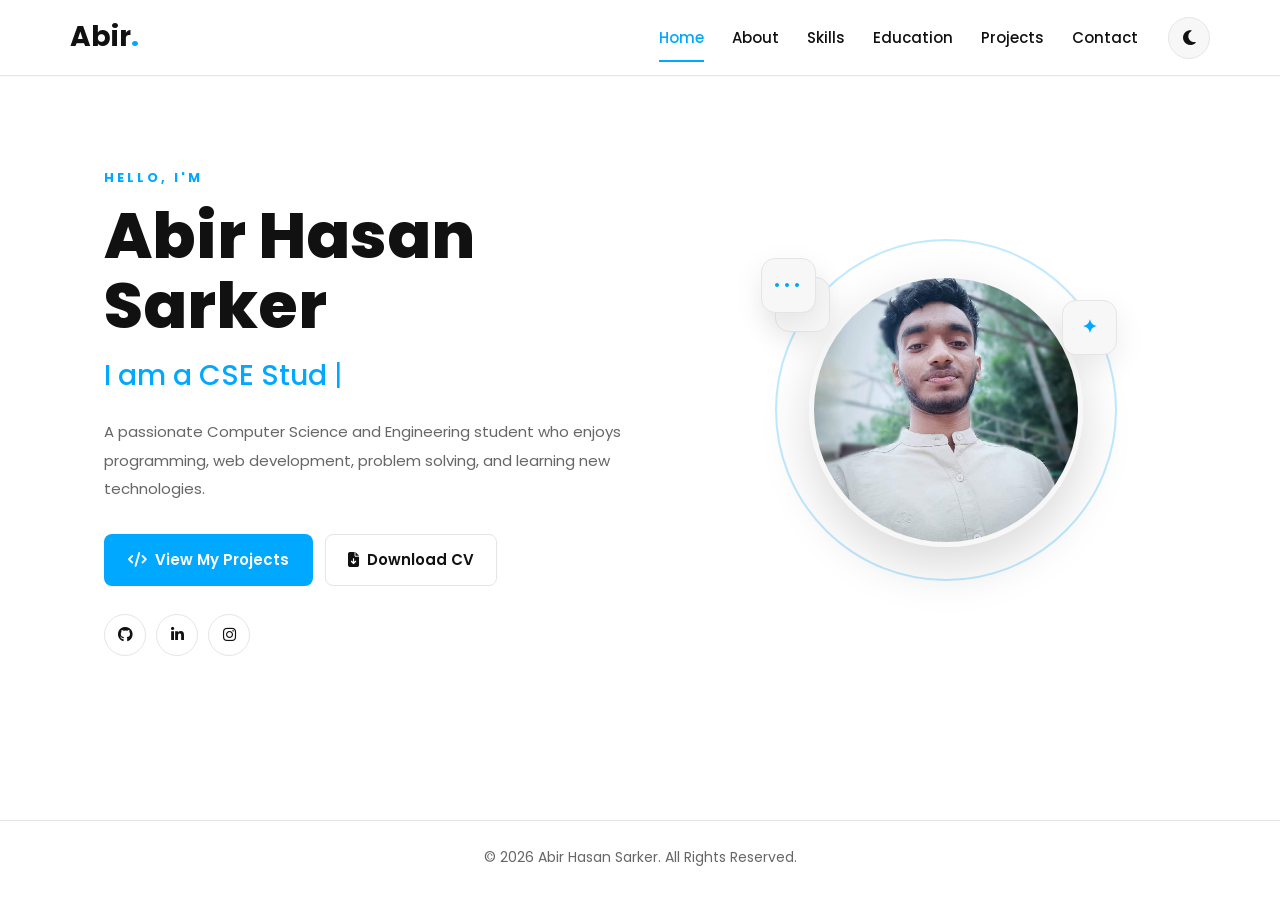
<file: index.html>
<!DOCTYPE html>
<html lang="en">

<head>

    <!-- =========================
         Basic Meta Information
    ========================== -->

    <meta charset="UTF-8">

    <meta name="viewport"
          content="width=device-width, initial-scale=1.0">

    <meta name="description"
          content="Personal portfolio website of Abir Hasan Sarker, a Computer Science and Engineering student.">

    <meta name="author"
          content="Abir Hasan Sarker">


    <!-- =========================
         Website Title
    ========================== -->

    <title>Abir Hasan Sarker | Portfolio</title>


    <!-- =========================
         Google Fonts
    ========================== -->

    <link rel="preconnect"
          href="https://fonts.googleapis.com">

    <link rel="preconnect"
          href="https://fonts.gstatic.com"
          crossorigin>

    <link href="https://fonts.googleapis.com/css2?family=Poppins:wght@300;400;500;600;700;800&display=swap"
          rel="stylesheet">


    <!-- =========================
         Font Awesome Icons
    ========================== -->

    <link rel="stylesheet"
          href="https://cdnjs.cloudflare.com/ajax/libs/font-awesome/6.5.2/css/all.min.css">


    <!-- =========================
         Main CSS
    ========================== -->

    <link rel="stylesheet"
          href="style.css">

</head>


<body>


    <!-- ==================================================
         HEADER / NAVIGATION
    =================================================== -->

    <header class="header">

        <nav class="navbar">


            <!-- Logo -->

            <a href="index.html"
               class="logo">

                Abir<span>.</span>

            </a>


            <!-- Desktop Navigation -->

            <ul class="nav-links"
                id="nav-links">

                <li>
                    <a href="index.html"
                       class="active">

                        Home

                    </a>
                </li>


                <li>
                    <a href="about.html">

                        About

                    </a>
                </li>


                <li>
                    <a href="skills.html">

                        Skills

                    </a>
                </li>


                <li>
                    <a href="education.html">

                        Education

                    </a>
                </li>


                <li>
                    <a href="projects.html">

                        Projects

                    </a>
                </li>


                <li>
                    <a href="contact.html">

                        Contact

                    </a>
                </li>

            </ul>


            <!-- Right Side Controls -->

            <div class="nav-controls">


                <!-- Dark / Light Mode -->

                <button id="theme-toggle"
                        class="theme-btn"
                        aria-label="Toggle dark mode">

                    <i class="fa-solid fa-moon"></i>

                </button>


                <!-- Mobile Menu Button -->

                <button id="menu-toggle"
                        class="menu-btn"
                        aria-label="Open navigation menu"
                        aria-expanded="false">

                    <i class="fa-solid fa-bars"></i>

                </button>

            </div>

        </nav>

    </header>



    <!-- ==================================================
         HOME PAGE
    =================================================== -->

    <main>

    <!-- ==================================================
     PROFESSIONAL HERO SECTION
    ================================================== -->

    <section class="hero">


    <!-- ==================================================
         HERO CONTENT
    =================================================== -->

        <div class="hero-content">


            <!-- Small Introduction -->

            <span class="hero-greeting">

                HELLO, I'M

            </span>


            <!-- Main Name -->

            <h1>

                Abir Hasan Sarker

            </h1>


            <!-- Typing Animation -->

            <h2>

                

                <span id="typing-text"></span>

                <span class="typing-cursor">|</span>

            </h2>


            <!-- Introduction -->

            <p class="hero-description">

                A passionate Computer Science and Engineering
                student who enjoys programming, web development,
                problem solving, and learning new technologies.

            </p>


            <!-- ==================================================
             CTA BUTTONS
            =================================================== -->

            <div class="hero-buttons">


                <a href="projects.html"
                class="btn primary-btn">

                    <i class="fa-solid fa-code"></i>

                    View My Projects

                </a>


                <a href="resume/resume.pdf"
                class="btn secondary-btn"
                download>

                    <i class="fa-solid fa-file-arrow-down"></i>

                    Download CV

                </a>


            </div>


            <!-- ==================================================
             SOCIAL LINKS
            =================================================== -->

            <div class="hero-socials">


                <a href="https://github.com/ABIR158213"
                    target="_blank"
                    aria-label="GitHub">

                    <i class="fa-brands fa-github"></i>

                </a>


                <a href="https://www.linkedin.com/in/abir-sarker-5ab227430"
                target="_blank"
                aria-label="LinkedIn">

                    <i class="fa-brands fa-linkedin-in"></i>

                </a>


                <a href="https://www.instagram.com/abirsarker802?igsh=MjU5aXYzdndtdHBh"
                target="_blank"
                aria-label="Instagram">

                    <i class="fa-brands fa-instagram"></i>

                </a>


            </div>


        </div>



        <!-- ==================================================
         HERO IMAGE
        =================================================== -->

        <div class="hero-image-container">


            <div class="hero-image-ring"></div>


            <div class="hero-image">


                <img
                    src="images/profile.jpg"
                    alt="Abir Hasan Sarker">

            </div>


            <!-- Decorative Elements -->

            <span class="floating-element element-one">

                ✦

            </span>


            <span class="floating-element element-two">

                ✦

            </span>


            <span class="floating-element element-three">

                •••

            </span>


        </div>


    </section>

    </main>



    <!-- ==================================================
         FOOTER
    =================================================== -->

    <footer class="footer">

        <p>

            © 2026 Abir Hasan Sarker.
            All Rights Reserved.

        </p>

    </footer>



    <!-- ==================================================
         JAVASCRIPT
    =================================================== -->

    <script src="script.js"></script>


</body>

</html>
</file>
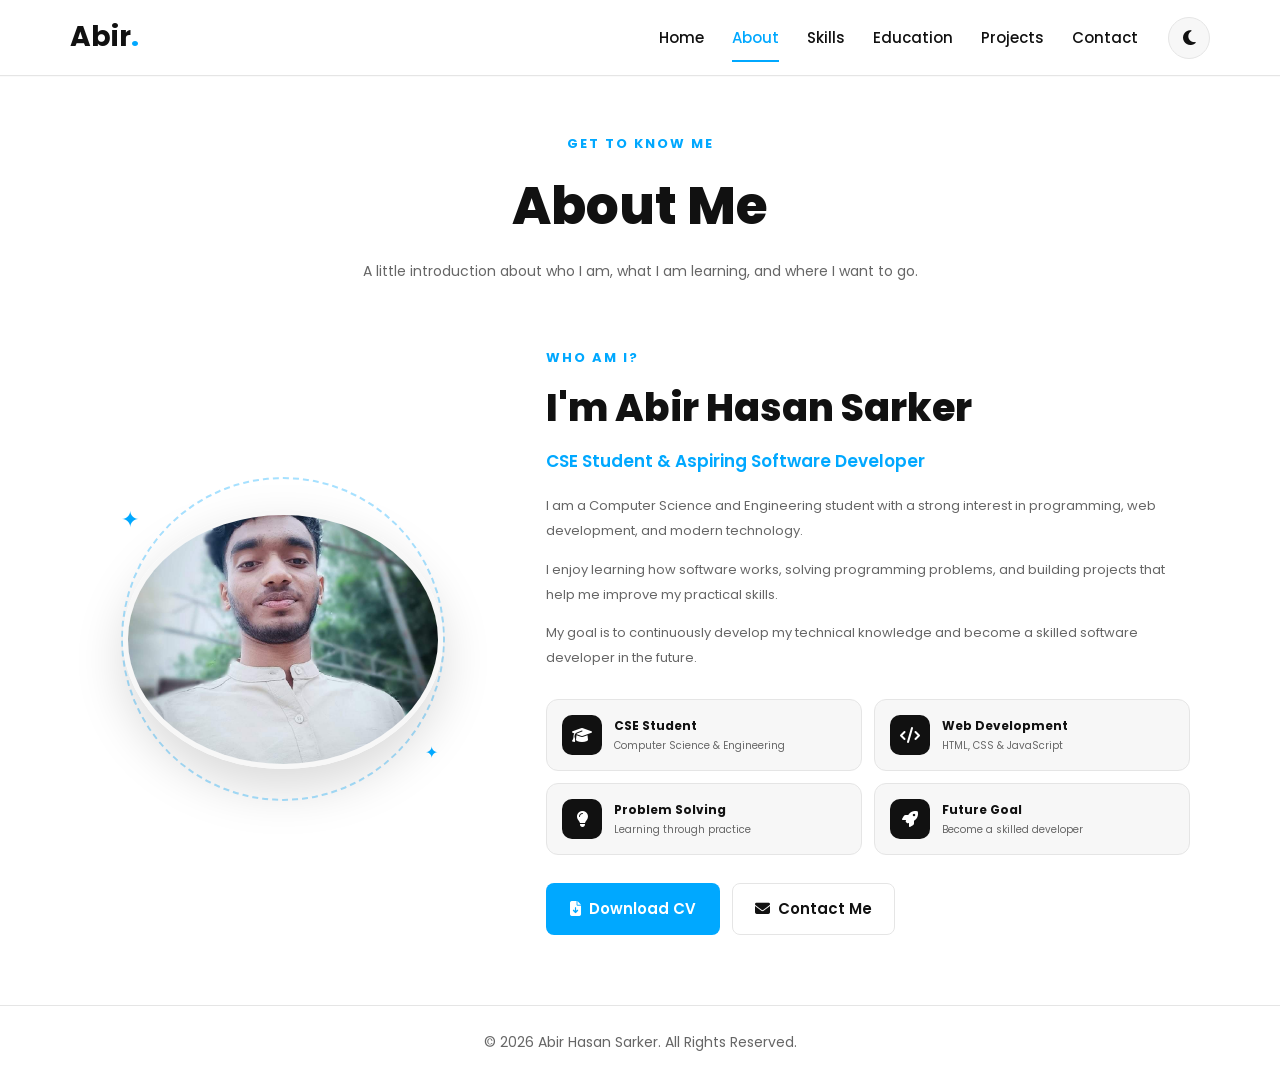
<file: about.html>
<!DOCTYPE html>
<html lang="en">

<head>

    <!-- =========================
         BASIC INFORMATION
    ========================== -->

    <meta charset="UTF-8">

    <meta name="viewport"
          content="width=device-width, initial-scale=1.0">

    <meta name="description"
          content="About Abir Hasan Sarker - CSE Student and aspiring Software Developer.">

    <meta name="author"
          content="Abir Hasan Sarker">

    <title>About | Abir Hasan Sarker</title>


    <!-- =========================
         GOOGLE FONT
    ========================== -->

    <link rel="preconnect"
          href="https://fonts.googleapis.com">

    <link rel="preconnect"
          href="https://fonts.gstatic.com"
          crossorigin>

    <link href="https://fonts.googleapis.com/css2?family=Poppins:wght@300;400;500;600;700;800&display=swap"
          rel="stylesheet">


    <!-- =========================
         FONT AWESOME
    ========================== -->

    <link rel="stylesheet"
          href="https://cdnjs.cloudflare.com/ajax/libs/font-awesome/6.5.2/css/all.min.css">


    <!-- =========================
         MAIN CSS
    ========================== -->

    <link rel="stylesheet"
          href="style.css">

</head>


<body>


    <!-- ==================================================
         HEADER
    =================================================== -->

    <header class="header">

        <nav class="navbar">


            <!-- Logo -->

            <a href="index.html"
               class="logo">

                Abir<span>.</span>

            </a>


            <!-- Navigation -->

            <ul class="nav-links"
                id="nav-links">

                <li>

                    <a href="index.html">
                        Home
                    </a>

                </li>


                <li>

                    <a href="about.html"
                       class="active">

                        About

                    </a>

                </li>


                <li>

                    <a href="skills.html">
                        Skills
                    </a>

                </li>


                <li>

                    <a href="education.html">
                        Education
                    </a>

                </li>


                <li>

                    <a href="projects.html">
                        Projects
                    </a>

                </li>


                <li>

                    <a href="contact.html">
                        Contact
                    </a>

                </li>

            </ul>


            <!-- Navigation Controls -->

            <div class="nav-controls">


                <button id="theme-toggle"
                        class="theme-btn"
                        aria-label="Toggle dark mode">

                    <i class="fa-solid fa-moon"></i>

                </button>


                <button id="menu-toggle"
                        class="menu-btn"
                        aria-label="Open navigation menu"
                        aria-expanded="false">

                    <i class="fa-solid fa-bars"></i>

                </button>

            </div>

        </nav>

    </header>



    <!-- ==================================================
         ABOUT PAGE
    =================================================== -->

    <main>

        <section class="section about-page">


            <!-- =========================
                 PAGE HEADING
            ========================== -->

            <div class="page-heading">

                <span class="section-label">

                    GET TO KNOW ME

                </span>


                <h1>

                    About Me

                </h1>


                <p>

                    A little introduction about who I am,
                    what I am learning, and where I want to go.

                </p>

            </div>



            <!-- ==================================================
                 ABOUT CONTENT
            =================================================== -->

            <div class="about-container">


                <!-- =========================
                     PROFILE IMAGE
                ========================== -->

                <div class="about-image-container">


                    <div class="about-image-ring"></div>


                    <div class="about-image">

                        <img
                            src="images/profile.jpg"
                            alt="Abir Hasan Sarker">

                    </div>


                    <span class="about-decoration about-dot-one">
                        ✦
                    </span>


                    <span class="about-decoration about-dot-two">
                        ✦
                    </span>

                </div>



                <!-- =========================
                     ABOUT TEXT
                ========================== -->

                <div class="about-content">


                    <span class="section-label">

                        WHO AM I?

                    </span>


                    <h2>

                        I'm Abir Hasan Sarker

                    </h2>


                    <h3>

                        CSE Student & Aspiring Software Developer

                    </h3>


                    <p>

                        I am a Computer Science and Engineering
                        student with a strong interest in programming,
                        web development, and modern technology.

                    </p>


                    <p>

                        I enjoy learning how software works,
                        solving programming problems, and building
                        projects that help me improve my practical
                        skills.

                    </p>


                    <p>

                        My goal is to continuously develop my
                        technical knowledge and become a skilled
                        software developer in the future.

                    </p>



                    <!-- =========================
                         QUICK FACTS
                    ========================== -->

                    <div class="about-facts">


                        <div class="about-fact">

                            <div class="fact-icon">

                                <i class="fa-solid fa-graduation-cap"></i>

                            </div>

                            <div>

                                <strong>
                                    CSE Student
                                </strong>

                                <span>
                                    Computer Science & Engineering
                                </span>

                            </div>

                        </div>



                        <div class="about-fact">

                            <div class="fact-icon">

                                <i class="fa-solid fa-code"></i>

                            </div>

                            <div>

                                <strong>
                                    Web Development
                                </strong>

                                <span>
                                    HTML, CSS & JavaScript
                                </span>

                            </div>

                        </div>



                        <div class="about-fact">

                            <div class="fact-icon">

                                <i class="fa-solid fa-lightbulb"></i>

                            </div>

                            <div>

                                <strong>
                                    Problem Solving
                                </strong>

                                <span>
                                    Learning through practice
                                </span>

                            </div>

                        </div>



                        <div class="about-fact">

                            <div class="fact-icon">

                                <i class="fa-solid fa-rocket"></i>

                            </div>

                            <div>

                                <strong>
                                    Future Goal
                                </strong>

                                <span>
                                    Become a skilled developer
                                </span>

                            </div>

                        </div>


                    </div>



                    <!-- =========================
                         ACTION BUTTON
                    ========================== -->

                    <div class="about-actions">

                        <a href="resume/resume.pdf"
                           class="btn primary-btn"
                           download>

                            <i class="fa-solid fa-file-arrow-down"></i>

                            Download CV

                        </a>


                        <a href="contact.html"
                           class="btn secondary-btn">

                            <i class="fa-solid fa-envelope"></i>

                            Contact Me

                        </a>

                    </div>


                </div>


            </div>


        </section>

    </main>



    <!-- ==================================================
         FOOTER
    =================================================== -->

    <footer class="footer">

        <p>

            © 2026 Abir Hasan Sarker.
            All Rights Reserved.

        </p>

    </footer>



    <!-- =========================
         JAVASCRIPT
    ========================== -->

    <script src="script.js"></script>

</body>

</html>
</file>
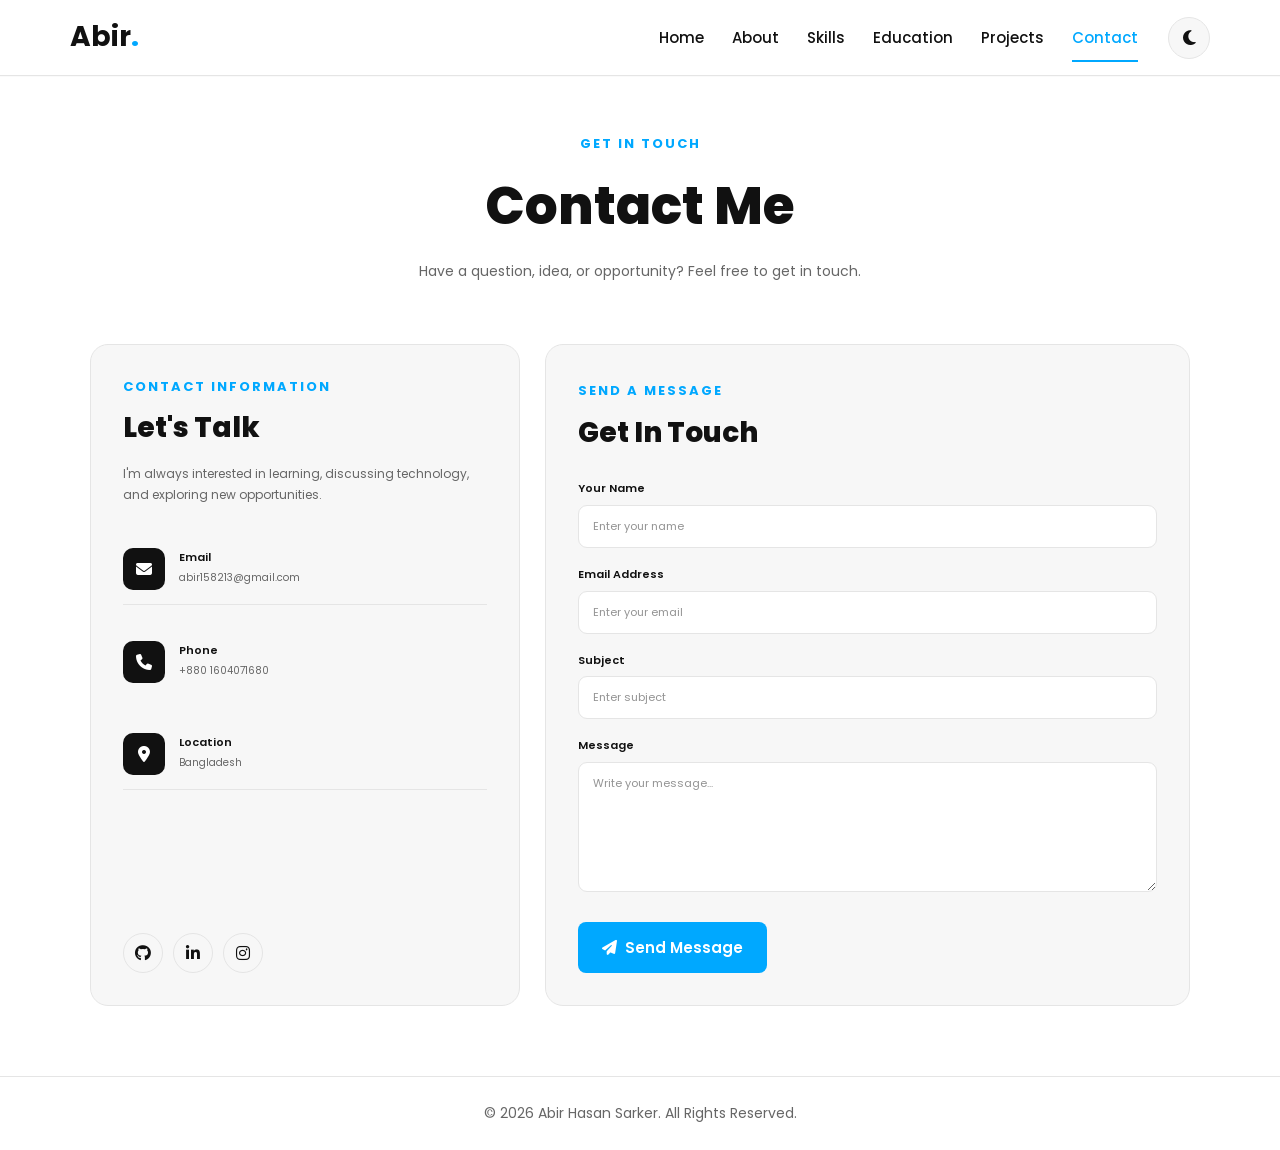
<file: contact.html>
<!DOCTYPE html>
<html lang="en">

<head>

    <!-- =========================
         BASIC INFORMATION
    ========================== -->

    <meta charset="UTF-8">

    <meta name="viewport"
          content="width=device-width, initial-scale=1.0">

    <meta name="description"
          content="Contact Abir Hasan Sarker.">

    <meta name="author"
          content="Abir Hasan Sarker">

    <title>Contact | Abir Hasan Sarker</title>


    <!-- =========================
         GOOGLE FONT
    ========================== -->

    <link rel="preconnect"
          href="https://fonts.googleapis.com">

    <link rel="preconnect"
          href="https://fonts.gstatic.com"
          crossorigin>

    <link href="https://fonts.googleapis.com/css2?family=Poppins:wght@300;400;500;600;700;800&display=swap"
          rel="stylesheet">


    <!-- =========================
         FONT AWESOME
    ========================== -->

    <link rel="stylesheet"
          href="https://cdnjs.cloudflare.com/ajax/libs/font-awesome/6.5.2/css/all.min.css">


    <!-- =========================
         MAIN CSS
    ========================== -->

    <link rel="stylesheet"
          href="style.css">

</head>


<body>


    <!-- ==================================================
         HEADER
    =================================================== -->

    <header class="header">

        <nav class="navbar">


            <!-- Logo -->

            <a href="index.html"
               class="logo">

                Abir<span>.</span>

            </a>


            <!-- Navigation -->

            <ul class="nav-links"
                id="nav-links">

                <li>

                    <a href="index.html">
                        Home
                    </a>

                </li>


                <li>

                    <a href="about.html">
                        About
                    </a>

                </li>


                <li>

                    <a href="skills.html">
                        Skills
                    </a>

                </li>


                <li>

                    <a href="education.html">
                        Education
                    </a>

                </li>


                <li>

                    <a href="projects.html">
                        Projects
                    </a>

                </li>


                <li>

                    <a href="contact.html"
                       class="active">

                        Contact

                    </a>

                </li>

            </ul>


            <!-- Navigation Controls -->

            <div class="nav-controls">


                <button id="theme-toggle"
                        class="theme-btn"
                        aria-label="Toggle dark mode">

                    <i class="fa-solid fa-moon"></i>

                </button>


                <button id="menu-toggle"
                        class="menu-btn"
                        aria-label="Open navigation menu"
                        aria-expanded="false">

                    <i class="fa-solid fa-bars"></i>

                </button>

            </div>

        </nav>

    </header>



    <!-- ==================================================
         CONTACT PAGE
    =================================================== -->

    <main>

        <section class="section contact-page">


            <!-- =========================
                 PAGE HEADING
            ========================== -->

            <div class="page-heading">

                <span class="section-label">

                    GET IN TOUCH

                </span>


                <h1>

                    Contact Me

                </h1>


                <p>

                    Have a question, idea, or opportunity?
                    Feel free to get in touch.

                </p>

            </div>



            <!-- ==================================================
                 CONTACT CONTAINER
            =================================================== -->

            <div class="contact-container">


                <!-- =================================================
                     CONTACT INFORMATION
                ================================================== -->

                <div class="contact-info-card">


                    <span class="section-label">

                        CONTACT INFORMATION

                    </span>


                    <h2>

                        Let's Talk

                    </h2>


                    <p>

                        I'm always interested in learning,
                        discussing technology, and exploring
                        new opportunities.

                    </p>



                    <!-- Email -->

                    <a href="mailto:abir158213@gmail.com"
                       class="contact-item">


                        <div class="contact-icon">

                            <i class="fa-solid fa-envelope"></i>

                        </div>


                        <div>

                            <strong>
                                Email
                            </strong>

                            <span>
                                abir158213@gmail.com
                            </span>

                        </div>


                    </a>



                    <!-- Phone -->

                    <a href="tel:+8801604071680"
                       class="contact-item">


                        <div class="contact-icon">

                            <i class="fa-solid fa-phone"></i>

                        </div>


                        <div>

                            <strong>
                                Phone
                            </strong>

                            <span>
                                +880 1604071680
                            </span>

                        </div>


                    </a>



                    <!-- Location -->

                    <div class="contact-item">


                        <div class="contact-icon">

                            <i class="fa-solid fa-location-dot"></i>

                        </div>


                        <div>

                            <strong>
                                Location
                            </strong>

                            <span>
                                Bangladesh
                            </span>

                        </div>


                    </div>



                    <!-- Social Links -->

                    <div class="contact-socials">


                        <a href="https://github.com/ABIR158213"
                           aria-label="GitHub">

                            <i class="fa-brands fa-github"></i>

                        </a>


                        <a href="https://www.linkedin.com/in/abir-sarker-5ab227430"
                           aria-label="LinkedIn">

                            <i class="fa-brands fa-linkedin-in"></i>

                        </a>


                        <a href="https://www.instagram.com/abirsarker802?igsh=MjU5aXYzdndtdHBh"
                           aria-label="Instagram">

                            <i class="fa-brands fa-instagram"></i>

                        </a>


                    </div>


                </div>



                <!-- =================================================
                     CONTACT FORM
                ================================================== -->

                <div class="contact-form-card">


                    <span class="section-label">

                        SEND A MESSAGE

                    </span>


                    <h2>

                        Get In Touch

                    </h2>


                    <form id="contact-form">


                        <!-- Name -->

                        <div class="form-group">

                            <label for="name">

                                Your Name

                            </label>


                            <input
                                type="text"
                                id="name"
                                name="name"
                                placeholder="Enter your name"
                                required>

                        </div>



                        <!-- Email -->

                        <div class="form-group">

                            <label for="email">

                                Email Address

                            </label>


                            <input
                                type="email"
                                id="email"
                                name="email"
                                placeholder="Enter your email"
                                required>

                        </div>



                        <!-- Subject -->

                        <div class="form-group">

                            <label for="subject">

                                Subject

                            </label>


                            <input
                                type="text"
                                id="subject"
                                name="subject"
                                placeholder="Enter subject"
                                required>

                        </div>



                        <!-- Message -->

                        <div class="form-group">

                            <label for="message">

                                Message

                            </label>


                            <textarea
                                id="message"
                                name="message"
                                rows="6"
                                placeholder="Write your message..."
                                required></textarea>

                        </div>



                        <!-- Submit -->

                        <button
                            type="submit"
                            class="btn primary-btn">

                            <i class="fa-solid fa-paper-plane"></i>

                            Send Message

                        </button>


                    </form>


                </div>


            </div>


        </section>

    </main>



    <!-- ==================================================
         FOOTER
    =================================================== -->

    <footer class="footer">

        <p>

            © 2026 Abir Hasan Sarker.
            All Rights Reserved.

        </p>

    </footer>



    <!-- =========================
         JAVASCRIPT
    ========================== -->

    <script src="script.js"></script>

</body>

</html>
</file>
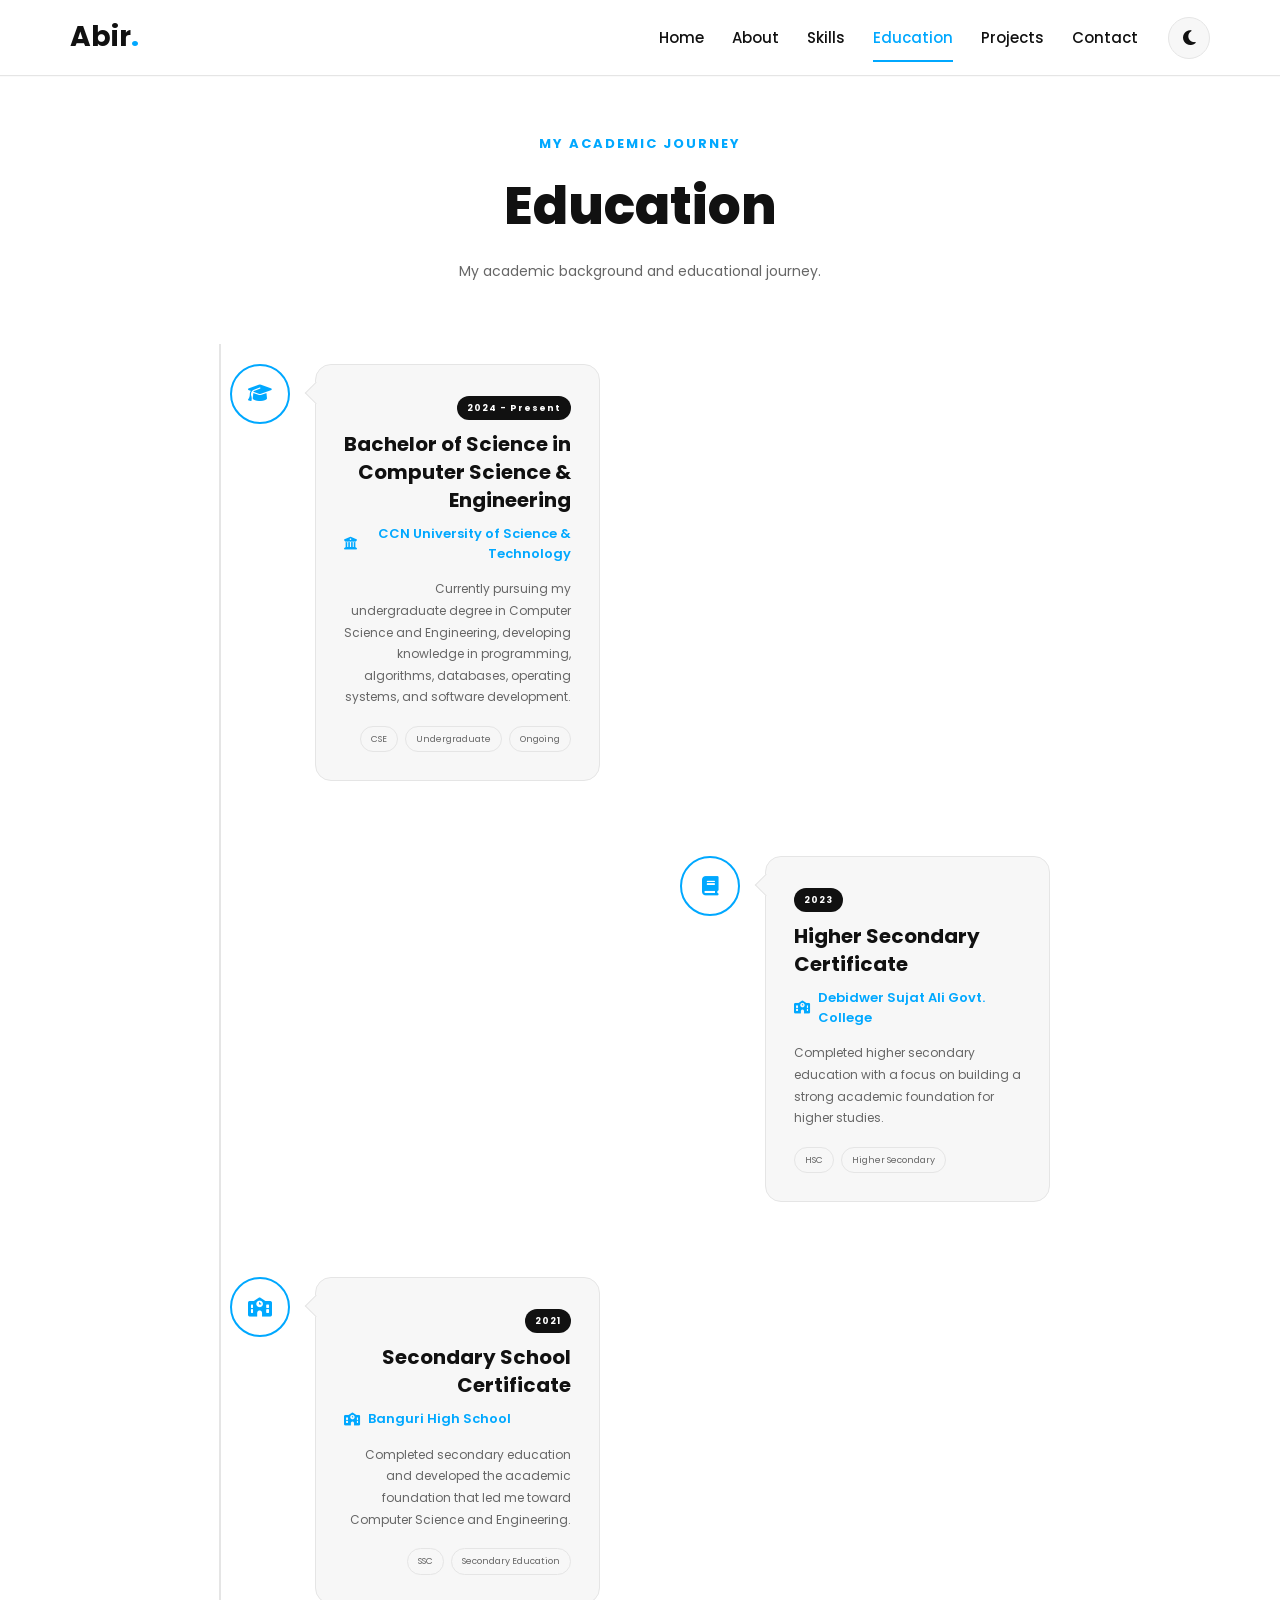
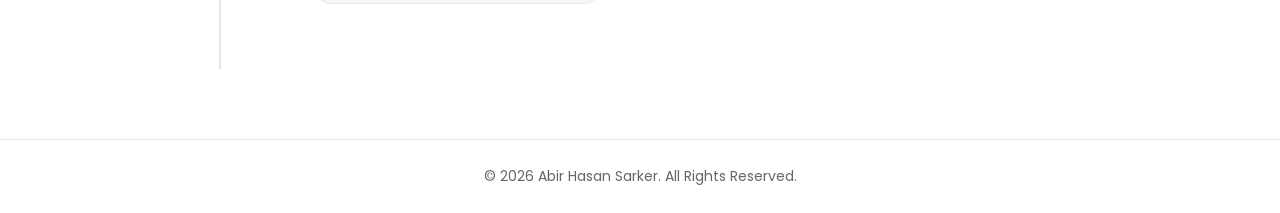
<file: education.html>
<!DOCTYPE html>
<html lang="en">

<head>

    <!-- =========================
         BASIC INFORMATION
    ========================== -->

    <meta charset="UTF-8">

    <meta name="viewport"
          content="width=device-width, initial-scale=1.0">

    <meta name="description"
          content="Education and academic journey of Abir Hasan Sarker.">

    <meta name="author"
          content="Abir Hasan Sarker">

    <title>Education | Abir Hasan Sarker</title>


    <!-- =========================
         GOOGLE FONT
    ========================== -->

    <link rel="preconnect"
          href="https://fonts.googleapis.com">

    <link rel="preconnect"
          href="https://fonts.gstatic.com"
          crossorigin>

    <link href="https://fonts.googleapis.com/css2?family=Poppins:wght@300;400;500;600;700;800&display=swap"
          rel="stylesheet">


    <!-- =========================
         FONT AWESOME
    ========================== -->

    <link rel="stylesheet"
          href="https://cdnjs.cloudflare.com/ajax/libs/font-awesome/6.5.2/css/all.min.css">


    <!-- =========================
         MAIN CSS
    ========================== -->

    <link rel="stylesheet"
          href="style.css">

</head>


<body>


    <!-- ==================================================
         HEADER
    =================================================== -->

    <header class="header">

        <nav class="navbar">


            <!-- Logo -->

            <a href="index.html"
               class="logo">

                Abir<span>.</span>

            </a>


            <!-- Navigation -->

            <ul class="nav-links"
                id="nav-links">

                <li>

                    <a href="index.html">
                        Home
                    </a>

                </li>


                <li>

                    <a href="about.html">
                        About
                    </a>

                </li>


                <li>

                    <a href="skills.html">
                        Skills
                    </a>

                </li>


                <li>

                    <a href="education.html"
                       class="active">

                        Education

                    </a>

                </li>


                <li>

                    <a href="projects.html">
                        Projects
                    </a>

                </li>


                <li>

                    <a href="contact.html">
                        Contact
                    </a>

                </li>

            </ul>


            <!-- Navigation Controls -->

            <div class="nav-controls">


                <button id="theme-toggle"
                        class="theme-btn"
                        aria-label="Toggle dark mode">

                    <i class="fa-solid fa-moon"></i>

                </button>


                <button id="menu-toggle"
                        class="menu-btn"
                        aria-label="Open navigation menu"
                        aria-expanded="false">

                    <i class="fa-solid fa-bars"></i>

                </button>

            </div>

        </nav>

    </header>



    <!-- ==================================================
         EDUCATION PAGE
    =================================================== -->

    <main>

        <section class="section education-page">


            <!-- =========================
                 PAGE HEADING
            ========================== -->

            <div class="page-heading">

                <span class="section-label">

                    MY ACADEMIC JOURNEY

                </span>


                <h1>

                    Education

                </h1>


                <p>

                    My academic background and educational journey.

                </p>

            </div>



            <!-- ==================================================
                 EDUCATION TIMELINE
            =================================================== -->

            <div class="education-timeline">


                <!-- =================================================
                     UNIVERSITY
                ================================================== -->

                <article class="education-item">


                    <div class="education-dot">

                        <i class="fa-solid fa-graduation-cap"></i>

                    </div>


                    <div class="education-card">


                        <span class="education-year">

                            2024 - Present

                        </span>


                        <h2>

                            Bachelor of Science in
                            Computer Science & Engineering

                        </h2>


                        <h3>

                            <i class="fa-solid fa-building-columns"></i>

                            CCN University of Science & Technology

                        </h3>


                        <p>

                            Currently pursuing my undergraduate
                            degree in Computer Science and Engineering,
                            developing knowledge in programming,
                            algorithms, databases, operating systems,
                            and software development.

                        </p>


                        <div class="education-tags">

                            <span>
                                CSE
                            </span>

                            <span>
                                Undergraduate
                            </span>

                            <span>
                                Ongoing
                            </span>

                        </div>


                    </div>


                </article>



                <!-- =================================================
                     HSC
                ================================================== -->

                <article class="education-item">


                    <div class="education-dot">

                        <i class="fa-solid fa-book"></i>

                    </div>


                    <div class="education-card">


                        <span class="education-year">

                            2023

                        </span>


                        <h2>

                            Higher Secondary Certificate

                        </h2>


                        <h3>

                            <i class="fa-solid fa-school"></i>

                            Debidwer Sujat Ali Govt. College

                        </h3>


                        <p>

                            Completed higher secondary education
                            with a focus on building a strong academic
                            foundation for higher studies.

                        </p>


                        <div class="education-tags">

                            <span>
                                HSC
                            </span>

                            <span>
                                Higher Secondary
                            </span>

                        </div>


                    </div>


                </article>



                <!-- =================================================
                     SSC
                ================================================== -->

                <article class="education-item">


                    <div class="education-dot">

                        <i class="fa-solid fa-school"></i>

                    </div>


                    <div class="education-card">


                        <span class="education-year">

                            2021

                        </span>


                        <h2>

                            Secondary School Certificate

                        </h2>


                        <h3>

                            <i class="fa-solid fa-school"></i>

                            Banguri High School

                        </h3>


                        <p>

                            Completed secondary education and developed
                            the academic foundation that led me toward
                            Computer Science and Engineering.

                        </p>


                        <div class="education-tags">

                            <span>
                                SSC
                            </span>

                            <span>
                                Secondary Education
                            </span>

                        </div>


                    </div>


                </article>


            </div>


        </section>

    </main>



    <!-- ==================================================
         FOOTER
    =================================================== -->

    <footer class="footer">

        <p>

            © 2026 Abir Hasan Sarker.
            All Rights Reserved.

        </p>

    </footer>



    <!-- =========================
         JAVASCRIPT
    ========================== -->

    <script src="script.js"></script>

</body>

</html>
</file>
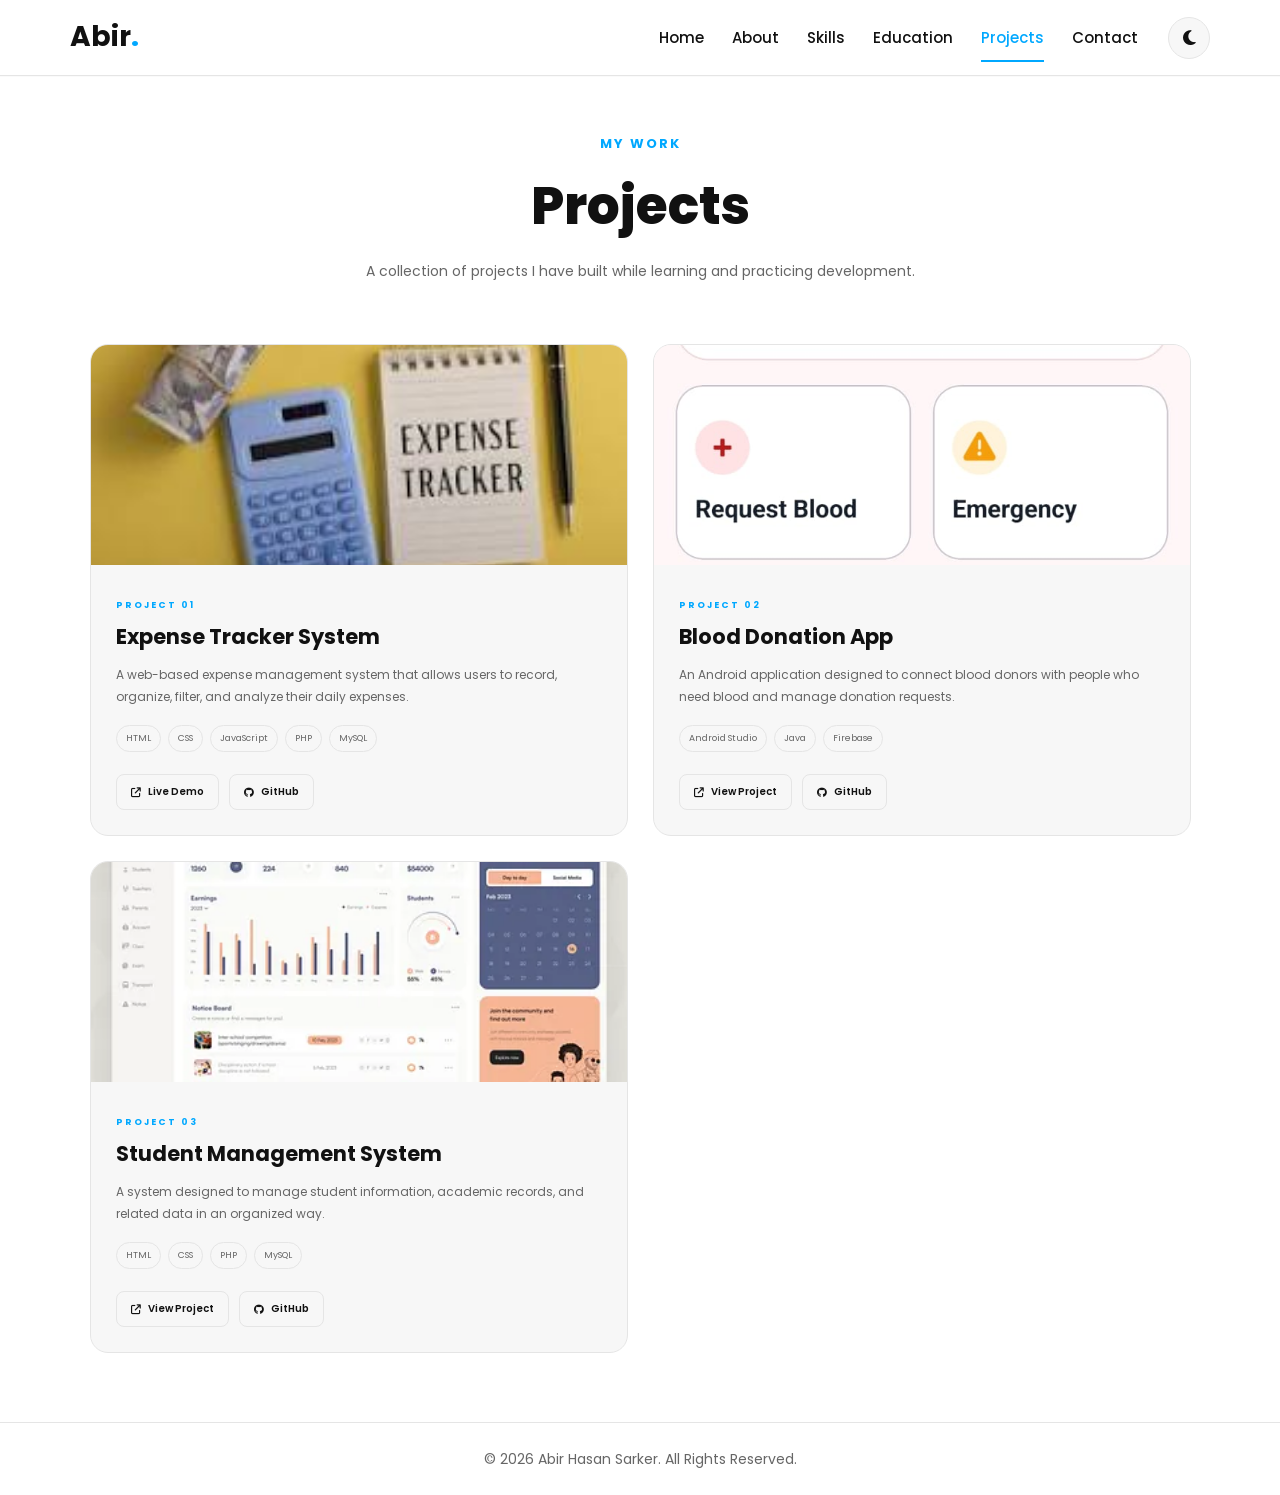
<file: projects.html>
<!DOCTYPE html>
<html lang="en">

<head>

    <!-- =========================
         BASIC INFORMATION
    ========================== -->

    <meta charset="UTF-8">

    <meta name="viewport"
          content="width=device-width, initial-scale=1.0">

    <meta name="description"
          content="Projects created by Abir Hasan Sarker.">

    <meta name="author"
          content="Abir Hasan Sarker">

    <title>Projects | Abir Hasan Sarker</title>


    <!-- =========================
         GOOGLE FONT
    ========================== -->

    <link rel="preconnect"
          href="https://fonts.googleapis.com">

    <link rel="preconnect"
          href="https://fonts.gstatic.com"
          crossorigin>

    <link href="https://fonts.googleapis.com/css2?family=Poppins:wght@300;400;500;600;700;800&display=swap"
          rel="stylesheet">


    <!-- =========================
         FONT AWESOME
    ========================== -->

    <link rel="stylesheet"
          href="https://cdnjs.cloudflare.com/ajax/libs/font-awesome/6.5.2/css/all.min.css">


    <!-- =========================
         MAIN CSS
    ========================== -->

    <link rel="stylesheet"
          href="style.css">

</head>


<body>


    <!-- ==================================================
         HEADER
    =================================================== -->

    <header class="header">

        <nav class="navbar">


            <!-- Logo -->

            <a href="index.html"
               class="logo">

                Abir<span>.</span>

            </a>


            <!-- Navigation -->

            <ul class="nav-links"
                id="nav-links">

                <li>

                    <a href="index.html">
                        Home
                    </a>

                </li>


                <li>

                    <a href="about.html">
                        About
                    </a>

                </li>


                <li>

                    <a href="skills.html">
                        Skills
                    </a>

                </li>


                <li>

                    <a href="education.html">
                        Education
                    </a>

                </li>


                <li>

                    <a href="projects.html"
                       class="active">

                        Projects

                    </a>

                </li>


                <li>

                    <a href="contact.html">
                        Contact
                    </a>

                </li>

            </ul>


            <!-- Navigation Controls -->

            <div class="nav-controls">


                <button id="theme-toggle"
                        class="theme-btn"
                        aria-label="Toggle dark mode">

                    <i class="fa-solid fa-moon"></i>

                </button>


                <button id="menu-toggle"
                        class="menu-btn"
                        aria-label="Open navigation menu"
                        aria-expanded="false">

                    <i class="fa-solid fa-bars"></i>

                </button>

            </div>

        </nav>

    </header>



    <!-- ==================================================
         PROJECTS PAGE
    =================================================== -->

    <main>

        <section class="section projects-page">


            <!-- =========================
                 PAGE HEADING
            ========================== -->

            <div class="page-heading">

                <span class="section-label">

                    MY WORK

                </span>


                <h1>

                    Projects

                </h1>


                <p>

                    A collection of projects I have built
                    while learning and practicing development.

                </p>

            </div>



            <!-- ==================================================
                 PROJECT GRID
            =================================================== -->

            <div class="projects-grid">


                <!-- =================================================
                     PROJECT 1 — EXPENSE TRACKER
                ================================================== -->

                <article class="project-card">


                    <!-- Project Image -->

                    <div class="project-image">

                        <img
                            src="images/expense-tracker.jpg"
                            alt="Expense Tracker System">

                    </div>


                    <!-- Project Content -->

                    <div class="project-content">


                        <span class="project-number">

                            PROJECT 01

                        </span>


                        <h2>

                            Expense Tracker System

                        </h2>


                        <p>

                            A web-based expense management system
                            that allows users to record, organize,
                            filter, and analyze their daily expenses.

                        </p>


                        <!-- Technologies -->

                        <div class="project-tags">

                            <span>
                                HTML
                            </span>

                            <span>
                                CSS
                            </span>

                            <span>
                                JavaScript
                            </span>

                            <span>
                                PHP
                            </span>

                            <span>
                                MySQL
                            </span>

                        </div>


                        <!-- Buttons -->

                        <div class="project-buttons">

                            <a href="#"
                               class="project-btn">

                                <i class="fa-solid fa-arrow-up-right-from-square"></i>

                                Live Demo

                            </a>


                            <a href="#"
                               class="project-btn">

                                <i class="fa-brands fa-github"></i>

                                GitHub

                            </a>

                        </div>


                    </div>


                </article>



                <!-- =================================================
                     PROJECT 2 — BLOOD DONATION APP
                ================================================== -->

                <article class="project-card">


                    <!-- Project Image -->

                    <div class="project-image">

                        <img
                            src="images/blood-donation.jpg"
                            alt="Blood Donation App">

                    </div>


                    <!-- Project Content -->

                    <div class="project-content">


                        <span class="project-number">

                            PROJECT 02

                        </span>


                        <h2>

                            Blood Donation App

                        </h2>


                        <p>

                            An Android application designed to
                            connect blood donors with people who
                            need blood and manage donation requests.

                        </p>


                        <!-- Technologies -->

                        <div class="project-tags">

                            <span>
                                Android Studio
                            </span>

                            <span>
                                Java
                            </span>

                            <span>
                                Firebase
                            </span>

                        </div>


                        <!-- Buttons -->

                        <div class="project-buttons">

                            <a href="#"
                               class="project-btn">

                                <i class="fa-solid fa-arrow-up-right-from-square"></i>

                                View Project

                            </a>


                            <a href="#"
                               class="project-btn">

                                <i class="fa-brands fa-github"></i>

                                GitHub

                            </a>

                        </div>


                    </div>


                </article>



                <!-- =================================================
                     PROJECT 3
                ================================================== -->

                <article class="project-card">


                    <!-- Project Image -->

                    <div class="project-image">

                        <img
                            src="images/project-placeholder.jpg"
                            alt="Student Management System">

                    </div>


                    <!-- Project Content -->

                    <div class="project-content">


                        <span class="project-number">

                            PROJECT 03

                        </span>


                        <h2>

                            Student Management System

                        </h2>


                        <p>

                            A system designed to manage student
                            information, academic records, and
                            related data in an organized way.

                        </p>


                        <!-- Technologies -->

                        <div class="project-tags">

                            <span>
                                HTML
                            </span>

                            <span>
                                CSS
                            </span>

                            <span>
                                PHP
                            </span>

                            <span>
                                MySQL
                            </span>

                        </div>


                        <!-- Buttons -->

                        <div class="project-buttons">

                            <a href="#"
                               class="project-btn">

                                <i class="fa-solid fa-arrow-up-right-from-square"></i>

                                View Project

                            </a>


                            <a href="#"
                               class="project-btn">

                                <i class="fa-brands fa-github"></i>

                                GitHub

                            </a>

                        </div>


                    </div>


                </article>


            </div>


        </section>

    </main>



    <!-- ==================================================
         FOOTER
    =================================================== -->

    <footer class="footer">

        <p>

            © 2026 Abir Hasan Sarker.
            All Rights Reserved.

        </p>

    </footer>



    <!-- =========================
         JAVASCRIPT
    ========================== -->

    <script src="script.js"></script>

</body>

</html>
</file>
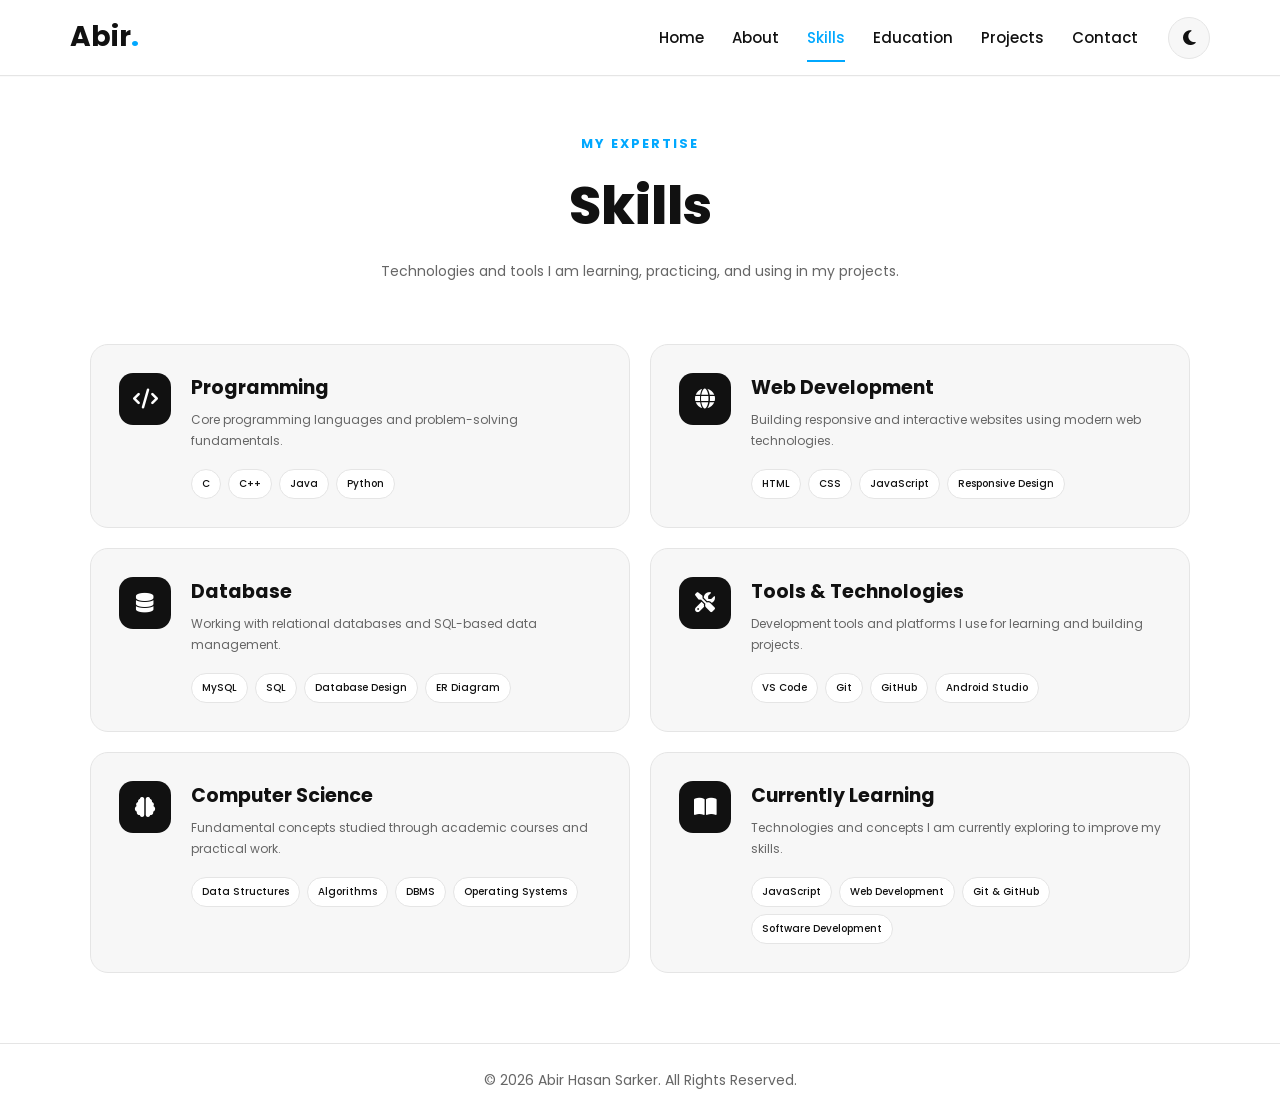
<file: skills.html>
<!DOCTYPE html>
<html lang="en">

<head>

    <!-- =========================
         BASIC INFORMATION
    ========================== -->

    <meta charset="UTF-8">

    <meta name="viewport"
          content="width=device-width, initial-scale=1.0">

    <meta name="description"
          content="Technical skills of Abir Hasan Sarker.">

    <meta name="author"
          content="Abir Hasan Sarker">

    <title>Skills | Abir Hasan Sarker</title>


    <!-- =========================
         GOOGLE FONT
    ========================== -->

    <link rel="preconnect"
          href="https://fonts.googleapis.com">

    <link rel="preconnect"
          href="https://fonts.gstatic.com"
          crossorigin>

    <link href="https://fonts.googleapis.com/css2?family=Poppins:wght@300;400;500;600;700;800&display=swap"
          rel="stylesheet">


    <!-- =========================
         FONT AWESOME
    ========================== -->

    <link rel="stylesheet"
          href="https://cdnjs.cloudflare.com/ajax/libs/font-awesome/6.5.2/css/all.min.css">


    <!-- =========================
         MAIN CSS
    ========================== -->

    <link rel="stylesheet"
          href="style.css">

</head>


<body>


    <!-- ==================================================
         HEADER
    =================================================== -->

    <header class="header">

        <nav class="navbar">


            <!-- Logo -->

            <a href="index.html"
               class="logo">

                Abir<span>.</span>

            </a>


            <!-- Navigation -->

            <ul class="nav-links"
                id="nav-links">

                <li>

                    <a href="index.html">
                        Home
                    </a>

                </li>


                <li>

                    <a href="about.html">
                        About
                    </a>

                </li>


                <li>

                    <a href="skills.html"
                       class="active">

                        Skills

                    </a>

                </li>


                <li>

                    <a href="education.html">
                        Education
                    </a>

                </li>


                <li>

                    <a href="projects.html">
                        Projects
                    </a>

                </li>


                <li>

                    <a href="contact.html">
                        Contact
                    </a>

                </li>

            </ul>


            <!-- Navigation Controls -->

            <div class="nav-controls">


                <button id="theme-toggle"
                        class="theme-btn"
                        aria-label="Toggle dark mode">

                    <i class="fa-solid fa-moon"></i>

                </button>


                <button id="menu-toggle"
                        class="menu-btn"
                        aria-label="Open navigation menu"
                        aria-expanded="false">

                    <i class="fa-solid fa-bars"></i>

                </button>

            </div>

        </nav>

    </header>



    <!-- ==================================================
         SKILLS PAGE
    =================================================== -->

    <main>

        <section class="section skills-page">


            <!-- =========================
                 PAGE HEADING
            ========================== -->

            <div class="page-heading">

                <span class="section-label">

                    MY EXPERTISE

                </span>


                <h1>

                    Skills

                </h1>


                <p>

                    Technologies and tools I am learning,
                    practicing, and using in my projects.

                </p>

            </div>



            <!-- ==================================================
                 SKILLS GRID
            =================================================== -->

            <div class="skills-grid">


                <!-- =================================================
                     PROGRAMMING
                ================================================== -->

                <article class="skill-card">


                    <div class="skill-card-icon">

                        <i class="fa-solid fa-code"></i>

                    </div>


                    <div class="skill-card-content">

                        <h2>

                            Programming

                        </h2>


                        <p>

                            Core programming languages and
                            problem-solving fundamentals.

                        </p>


                        <div class="skill-tags">

                            <span>
                                C
                            </span>

                            <span>
                                C++
                            </span>

                            <span>
                                Java
                            </span>

                            <span>
                                Python
                            </span>

                        </div>

                    </div>


                </article>



                <!-- =================================================
                     WEB DEVELOPMENT
                ================================================== -->

                <article class="skill-card">


                    <div class="skill-card-icon">

                        <i class="fa-solid fa-globe"></i>

                    </div>


                    <div class="skill-card-content">

                        <h2>

                            Web Development

                        </h2>


                        <p>

                            Building responsive and interactive
                            websites using modern web technologies.

                        </p>


                        <div class="skill-tags">

                            <span>
                                HTML
                            </span>

                            <span>
                                CSS
                            </span>

                            <span>
                                JavaScript
                            </span>

                            <span>
                                Responsive Design
                            </span>

                        </div>

                    </div>


                </article>



                <!-- =================================================
                     DATABASE
                ================================================== -->

                <article class="skill-card">


                    <div class="skill-card-icon">

                        <i class="fa-solid fa-database"></i>

                    </div>


                    <div class="skill-card-content">

                        <h2>

                            Database

                        </h2>


                        <p>

                            Working with relational databases
                            and SQL-based data management.

                        </p>


                        <div class="skill-tags">

                            <span>
                                MySQL
                            </span>

                            <span>
                                SQL
                            </span>

                            <span>
                                Database Design
                            </span>

                            <span>
                                ER Diagram
                            </span>

                        </div>

                    </div>


                </article>



                <!-- =================================================
                     TOOLS & TECHNOLOGIES
                ================================================== -->

                <article class="skill-card">


                    <div class="skill-card-icon">

                        <i class="fa-solid fa-screwdriver-wrench"></i>

                    </div>


                    <div class="skill-card-content">

                        <h2>

                            Tools & Technologies

                        </h2>


                        <p>

                            Development tools and platforms
                            I use for learning and building projects.

                        </p>


                        <div class="skill-tags">

                            <span>
                                VS Code
                            </span>

                            <span>
                                Git
                            </span>

                            <span>
                                GitHub
                            </span>

                            <span>
                                Android Studio
                            </span>

                        </div>

                    </div>


                </article>



                <!-- =================================================
                     CONCEPTS
                ================================================== -->

                <article class="skill-card">


                    <div class="skill-card-icon">

                        <i class="fa-solid fa-brain"></i>

                    </div>


                    <div class="skill-card-content">

                        <h2>

                            Computer Science

                        </h2>


                        <p>

                            Fundamental concepts studied through
                            academic courses and practical work.

                        </p>


                        <div class="skill-tags">

                            <span>
                                Data Structures
                            </span>

                            <span>
                                Algorithms
                            </span>

                            <span>
                                DBMS
                            </span>

                            <span>
                                Operating Systems
                            </span>

                        </div>

                    </div>


                </article>



                <!-- =================================================
                     CURRENT LEARNING
                ================================================== -->

                <article class="skill-card">


                    <div class="skill-card-icon">

                        <i class="fa-solid fa-book-open"></i>

                    </div>


                    <div class="skill-card-content">

                        <h2>

                            Currently Learning

                        </h2>


                        <p>

                            Technologies and concepts I am
                            currently exploring to improve my skills.

                        </p>


                        <div class="skill-tags">

                            <span>
                                JavaScript
                            </span>

                            <span>
                                Web Development
                            </span>

                            <span>
                                Git & GitHub
                            </span>

                            <span>
                                Software Development
                            </span>

                        </div>

                    </div>


                </article>


            </div>


        </section>

    </main>



    <!-- ==================================================
         FOOTER
    =================================================== -->

    <footer class="footer">

        <p>

            © 2026 Abir Hasan Sarker.
            All Rights Reserved.

        </p>

    </footer>



    <!-- =========================
         JAVASCRIPT
    ========================== -->

    <script src="script.js"></script>

</body>

</html>
</file>
<file: style.css>
/* =========================================================
   ABIR HASAN SARKER — PORTFOLIO
   GLOBAL CSS
========================================================= */


/* =========================================================
   1. GOOGLE FONT + RESET
========================================================= */

* {
    margin: 0;
    padding: 0;
    box-sizing: border-box;
}


html {
    scroll-behavior: smooth;
}


body {
    font-family: "Poppins", sans-serif;

    background: #ffffff;

    color: #111111;

    line-height: 1.6;

    transition:
        background-color 0.3s ease,
        color 0.3s ease;

    overflow-x: hidden;
}


a {
    text-decoration: none;

    color: inherit;
}


button,
input,
textarea {
    font-family: inherit;
}


img {
    max-width: 100%;

    display: block;
}


ul {
    list-style: none;
}


/* =========================================================
   2. CSS VARIABLES
========================================================= */

:root {

    --primary-color: #00a8ff;

    --primary-dark: #0086cc;

    --text-color: #111111;

    --text-light: #666666;

    --background: #ffffff;

    --card-background: #f7f7f7;

    --border-color: #e5e5e5;

    --nav-background: rgba(255, 255, 255, 0.92);

    --shadow:
        0 10px 30px rgba(0, 0, 0, 0.08);

    --max-width: 1200px;

    --transition: all 0.3s ease;
}


/* =========================================================
   3. DARK MODE VARIABLES
========================================================= */

body.dark-mode {

    --text-color: #ffffff;

    --text-light: #b8b8b8;

    --background: #0f0f0f;

    --card-background: #1a1a1a;

    --border-color: #2d2d2d;

    --nav-background: rgba(15, 15, 15, 0.92);

    --shadow:
        0 10px 30px rgba(0, 0, 0, 0.35);
}


body {
    background-color: var(--background);

    color: var(--text-color);
}


/* =========================================================
   4. HEADER
========================================================= */

.header {

    position: fixed;

    top: 0;

    left: 0;

    width: 100%;

    z-index: 1000;

    background: var(--nav-background);

    backdrop-filter: blur(12px);

    -webkit-backdrop-filter: blur(12px);

    border-bottom: 1px solid var(--border-color);

    transition: var(--transition);
}


/* =========================================================
   5. NAVBAR
========================================================= */

.navbar {

    width: 100%;

    max-width: var(--max-width);

    min-height: 75px;

    margin: auto;

    padding: 0 30px;

    display: flex;

    align-items: center;

    justify-content: space-between;

    gap: 30px;
}


/* Logo */

.logo {

    font-size: 28px;

    font-weight: 700;

    color: var(--text-color);

    white-space: nowrap;

    transition: var(--transition);
}


.logo span {

    color: var(--primary-color);

}


.logo:hover {

    transform: translateY(-2px);

}


/* =========================================================
   6. NAVIGATION LINKS
========================================================= */

.nav-links {

    display: flex;

    align-items: center;

    justify-content: center;

    gap: 28px;

    margin-left: auto;
}


.nav-links a {

    position: relative;

    color: var(--text-color);

    font-size: 15px;

    font-weight: 500;

    padding: 8px 0;

    white-space: nowrap;

    transition: var(--transition);
}


/* Hover color */

.nav-links a:hover {

    color: var(--primary-color);

}


/* Animated underline */

.nav-links a::after {

    content: "";

    position: absolute;

    left: 0;

    bottom: 0;

    width: 0;

    height: 2px;

    background: var(--primary-color);

    transition: width 0.3s ease;
}


.nav-links a:hover::after,
.nav-links a.active::after {

    width: 100%;

}


.nav-links a.active {

    color: var(--primary-color);

}


/* =========================================================
   7. NAV CONTROLS
========================================================= */

.nav-controls {

    display: flex;

    align-items: center;

    gap: 12px;

    flex-shrink: 0;
}


/* Dark mode button */

.theme-btn {

    width: 42px;

    height: 42px;

    border-radius: 50%;

    border: 1px solid var(--border-color);

    background: var(--card-background);

    color: var(--text-color);

    display: flex;

    align-items: center;

    justify-content: center;

    font-size: 17px;

    cursor: pointer;

    transition: var(--transition);
}


.theme-btn:hover {

    color: var(--primary-color);

    border-color: var(--primary-color);

    transform: rotate(15deg) scale(1.05);

}


/* Mobile menu button */

.menu-btn {

    width: 42px;

    height: 42px;

    border: none;

    background: transparent;

    color: var(--text-color);

    font-size: 22px;

    cursor: pointer;

    display: none;

}


/* =========================================================
   8. MAIN
========================================================= */

main {

    width: 100%;

}


/* =========================================================
   9. HOME SECTION
========================================================= */

.home {

    min-height: 100vh;

    padding:
        120px 30px
        70px;

    display: flex;

    align-items: center;
}


.home-container {

    width: 100%;

    max-width: var(--max-width);

    margin: auto;

    display: flex;

    align-items: center;

    justify-content: space-between;

    gap: 70px;
}


/* =========================================================
   10. HOME CONTENT
========================================================= */

.home-content {

    flex: 1;

    max-width: 650px;

    animation:
        fadeUp 0.9s ease forwards;
}


.intro-text {

    color: var(--primary-color);

    font-size: 20px;

    font-weight: 600;

    margin-bottom: 8px;
}


.home h1 {

    font-size: clamp(42px, 5vw, 68px);

    line-height: 1.1;

    font-weight: 700;

    letter-spacing: -1px;

    margin-bottom: 15px;
}


.typing-heading {

    min-height: 45px;

    font-size: clamp(22px, 3vw, 32px);

    font-weight: 600;

    margin-bottom: 22px;

    color: var(--text-color);
}


#typing-text {

    color: var(--primary-color);

}


/* Typing cursor */

.typing-cursor {

    color: var(--primary-color);

    animation:
        blinkCursor 0.8s infinite;
}


.home-description {

    max-width: 620px;

    color: var(--text-light);

    font-size: 16px;

    line-height: 1.9;

    margin-bottom: 30px;
}


/* =========================================================
   11. BUTTONS
========================================================= */

.home-buttons {

    display: flex;

    align-items: center;

    flex-wrap: wrap;

    gap: 15px;

}


.btn {

    display: inline-flex;

    align-items: center;

    justify-content: center;

    gap: 9px;

    min-height: 48px;

    padding: 12px 22px;

    border-radius: 8px;

    font-size: 15px;

    font-weight: 600;

    border: 2px solid transparent;

    cursor: pointer;

    transition: var(--transition);
}


.primary-btn {

    background: var(--primary-color);

    color: #ffffff;

}


.primary-btn:hover {

    background: var(--primary-dark);

    transform: translateY(-4px);

    box-shadow:
        0 10px 25px rgba(0, 168, 255, 0.25);
}


.secondary-btn {

    background: transparent;

    color: var(--text-color);

    border-color: var(--border-color);
}


.secondary-btn:hover {

    background: var(--text-color);

    color: var(--background);

    transform: translateY(-4px);
}


/* =========================================================
   12. SOCIAL LINKS
========================================================= */

.social-links {

    display: flex;

    align-items: center;

    gap: 13px;

    margin-top: 30px;
}


.social-links a {

    width: 44px;

    height: 44px;

    border: 1px solid var(--border-color);

    border-radius: 50%;

    display: flex;

    align-items: center;

    justify-content: center;

    color: var(--text-color);

    background: var(--card-background);

    font-size: 18px;

    transition: var(--transition);
}


.social-links a:hover {

    color: #ffffff;

    background: var(--primary-color);

    border-color: var(--primary-color);

    transform:
        translateY(-5px)
        rotate(5deg);

    box-shadow:
        0 10px 20px rgba(0, 168, 255, 0.25);
}


/* =========================================================
   13. HOME PROFILE IMAGE
========================================================= */

.home-image {

    flex: 0 0 390px;

    display: flex;

    align-items: center;

    justify-content: center;

    animation:
        fadeIn 1.2s ease forwards;
}


.image-decoration {

    position: relative;

    width: 360px;

    height: 360px;

    display: flex;

    align-items: center;

    justify-content: center;
}


.image-circle {

    position: relative;

    width: 320px;

    height: 320px;

    padding: 8px;

    border-radius: 50%;

    background:
        linear-gradient(
            135deg,
            var(--primary-color),
            transparent 60%
        );

    animation:
        floatingImage 4s ease-in-out infinite;
}


.image-circle img {

    width: 100%;

    height: 100%;

    object-fit: cover;

    border-radius: 50%;

    border: 7px solid var(--background);

}


/* Decorative circle */

.image-decoration::before {

    content: "";

    position: absolute;

    width: 360px;

    height: 360px;

    border: 1px dashed var(--primary-color);

    border-radius: 50%;

    opacity: 0.5;

    animation:
        rotateDecoration 18s linear infinite;
}


/* =========================================================
   14. FOOTER
========================================================= */

.footer {

    padding: 25px 20px;

    text-align: center;

    border-top: 1px solid var(--border-color);

    color: var(--text-light);

    font-size: 14px;
}


/* =========================================================
   15. COMMON SECTION
========================================================= */

.section {

    width: 100%;

    max-width: var(--max-width);

    min-height: 100vh;

    margin: auto;

    padding:
        130px 30px
        70px;
}


.section > h2 {

    position: relative;

    text-align: center;

    font-size: 42px;

    margin-bottom: 60px;
}


.section > h2::after {

    content: "";

    display: block;

    width: 55px;

    height: 3px;

    background: var(--primary-color);

    margin: 12px auto 0;

    border-radius: 10px;
}


/* =========================================================
   16. ABOUT PAGE FOUNDATION
========================================================= */

.about-container {

    display: flex;

    align-items: center;

    justify-content: center;

    gap: 70px;
}


.about-image {

    flex: 0 0 320px;

}


.about-image-wrapper {

    width: 300px;

    height: 300px;

    padding: 8px;

    border: 2px solid var(--border-color);

    border-radius: 20px;

    transition: var(--transition);
}


.about-image-wrapper img {

    width: 100%;

    height: 100%;

    object-fit: cover;

    border-radius: 14px;
}


.about-image-wrapper:hover {

    transform:
        translateY(-8px)
        rotate(2deg);

    border-color: var(--primary-color);

    box-shadow: var(--shadow);
}


.about-content {

    flex: 1;

}


.section-label {

    color: var(--primary-color);

    font-size: 13px;

    font-weight: 700;

    letter-spacing: 2px;
}


.about-content h3 {

    font-size: 32px;

    line-height: 1.3;

    margin: 12px 0 20px;
}


.about-content > p {

    color: var(--text-light);

    margin-bottom: 15px;

    line-height: 1.8;
}


/* About information */

.about-info {

    display: flex;

    flex-direction: column;

    gap: 12px;

    margin: 25px 0;
}


.info-item {

    display: flex;

    align-items: center;

    gap: 15px;

    padding: 12px;

    border-radius: 10px;

    transition: var(--transition);
}


.info-item:hover {

    background: var(--card-background);

    transform: translateX(7px);
}


.info-item i {

    width: 40px;

    height: 40px;

    flex-shrink: 0;

    display: flex;

    align-items: center;

    justify-content: center;

    border-radius: 8px;

    background: var(--text-color);

    color: var(--background);
}


.info-item div {

    display: flex;

    flex-direction: column;
}


.info-item strong {

    font-size: 15px;
}


.info-item span {

    color: var(--text-light);

    font-size: 13px;
}


/* About statistics */

.about-stats {

    display: grid;

    grid-template-columns:
        repeat(3, 1fr);

    gap: 20px;

    margin-top: 60px;
}


.stat-card {

    padding: 30px 20px;

    text-align: center;

    border: 1px solid var(--border-color);

    border-radius: 14px;

    background: var(--card-background);

    transition: var(--transition);
}


.stat-card:hover {

    transform: translateY(-8px);

    border-color: var(--primary-color);

    box-shadow: var(--shadow);
}


.stat-card i {

    font-size: 25px;

    color: var(--primary-color);

    margin-bottom: 10px;
}


.stat-card h3 {

    font-size: 30px;

    margin-bottom: 5px;
}


.stat-card p {

    color: var(--text-light);

    font-size: 14px;
}


/* =========================================================
   17. ANIMATIONS
========================================================= */

@keyframes fadeUp {

    from {

        opacity: 0;

        transform: translateY(35px);

    }

    to {

        opacity: 1;

        transform: translateY(0);

    }

}


@keyframes fadeIn {

    from {

        opacity: 0;

        transform: translateX(40px);

    }

    to {

        opacity: 1;

        transform: translateX(0);

    }

}


@keyframes floatingImage {

    0% {

        transform: translateY(0);

    }

    50% {

        transform: translateY(-12px);

    }

    100% {

        transform: translateY(0);

    }

}


@keyframes rotateDecoration {

    from {

        transform: rotate(0deg);

    }

    to {

        transform: rotate(360deg);

    }

}


@keyframes blinkCursor {

    0%,
    50% {

        opacity: 1;

    }

    51%,
    100% {

        opacity: 0;

    }

}


/* =========================================================
   18. TABLET
========================================================= */

@media (max-width: 1000px) {

    .navbar {

        padding: 0 20px;

    }


    .nav-links {

        gap: 18px;

    }


    .nav-links a {

        font-size: 14px;

    }


    .home-container {

        gap: 40px;

    }


    .home-image {

        flex-basis: 320px;

    }


    .image-decoration {

        width: 300px;

        height: 300px;

    }


    .image-decoration::before {

        width: 300px;

        height: 300px;

    }


    .image-circle {

        width: 270px;

        height: 270px;

    }

}


/* =========================================================
   19. MOBILE
========================================================= */

@media (max-width: 768px) {


    /* Navbar */

    .navbar {

        min-height: 70px;

        padding: 0 18px;

    }


    .nav-links {

        position: absolute;

        top: 70px;

        left: 0;

        width: 100%;

        padding: 20px;

        background: var(--nav-background);

        backdrop-filter: blur(12px);

        -webkit-backdrop-filter: blur(12px);

        border-bottom: 1px solid var(--border-color);

        display: flex;

        flex-direction: column;

        align-items: center;

        gap: 18px;

        transform: translateY(-120%);

        opacity: 0;

        visibility: hidden;

        transition:
            transform 0.35s ease,
            opacity 0.35s ease,
            visibility 0.35s ease;

    }


    .nav-links.active {

        transform: translateY(0);

        opacity: 1;

        visibility: visible;

    }


    .menu-btn {

        display: flex;

        align-items: center;

        justify-content: center;

    }


    /* Home */

    .home {

        min-height: auto;

        padding:
            120px 20px
            70px;

    }


    .home-container {

        flex-direction: column-reverse;

        text-align: center;

        gap: 45px;

    }


    .home-content {

        max-width: 100%;

    }


    .intro-text {

        font-size: 18px;

    }


    .home h1 {

        font-size: 40px;

    }


    .typing-heading {

        font-size: 22px;

    }


    .home-description {

        font-size: 15px;

        line-height: 1.8;

    }


    .home-buttons {

        justify-content: center;

    }


    .social-links {

        justify-content: center;

    }


    /* Profile */

    .home-image {

        flex: none;

    }


    .image-decoration {

        width: 260px;

        height: 260px;

    }


    .image-decoration::before {

        width: 260px;

        height: 260px;

    }


    .image-circle {

        width: 230px;

        height: 230px;

    }


    /* Common section */

    .section {

        padding:
            110px 20px
            60px;

    }


    .section > h2 {

        font-size: 34px;

        margin-bottom: 40px;

    }


    /* About */

    .about-container {

        flex-direction: column;

        text-align: center;

        gap: 40px;

    }


    .about-image {

        flex: none;

    }


    .about-image-wrapper {

        width: 230px;

        height: 230px;

        margin: auto;

    }


    .about-content h3 {

        font-size: 25px;

    }


    .about-info {

        text-align: left;

    }


    .about-stats {

        grid-template-columns: 1fr;

        margin-top: 40px;

    }


}


/* =========================================================
   20. SMALL MOBILE
========================================================= */

@media (max-width: 480px) {


    .logo {

        font-size: 24px;

    }


    .nav-controls {

        gap: 5px;

    }


    .theme-btn,
    .menu-btn {

        width: 38px;

        height: 38px;

    }


    .home h1 {

        font-size: 34px;

    }


    .typing-heading {

        font-size: 19px;

    }


    .home-description {

        font-size: 14px;

    }


    .home-buttons {

        flex-direction: column;

        width: 100%;

    }


    .btn {

        width: 100%;

    }


    .image-decoration {

        width: 220px;

        height: 220px;

    }


    .image-decoration::before {

        width: 220px;

        height: 220px;

    }


    .image-circle {

        width: 195px;

        height: 195px;

    }


}

/* =========================================================
   STEP 4 — HOME PAGE ENHANCEMENTS
========================================================= */


/* =========================================================
   1. AVAILABILITY BADGE
========================================================= */

.availability-badge {

    display: inline-flex;

    align-items: center;

    gap: 9px;

    padding: 7px 13px;

    margin-bottom: 20px;

    border: 1px solid var(--border-color);

    border-radius: 50px;

    background: var(--card-background);

    color: var(--text-light);

    font-size: 12px;

    font-weight: 500;

    animation:
        fadeUp 0.8s ease forwards;
}


/* Green status indicator */

.status-dot {

    width: 8px;

    height: 8px;

    border-radius: 50%;

    background: #22c55e;

    box-shadow:
        0 0 0 4px rgba(34, 197, 94, 0.12);

    animation:
        statusPulse 2s infinite;
}


/* =========================================================
   2. FLOATING CODE ELEMENTS
========================================================= */

.floating-element {

    position: absolute;

    z-index: 5;

    display: flex;

    align-items: center;

    justify-content: center;

    width: 55px;

    height: 55px;

    border-radius: 14px;

    border: 1px solid var(--border-color);

    background: var(--card-background);

    color: var(--primary-color);

    font-size: 16px;

    font-weight: 700;

    box-shadow: var(--shadow);

    backdrop-filter: blur(8px);

    -webkit-backdrop-filter: blur(8px);
}


/* Element 1 */

.element-one {

    top: 15px;

    left: 0;

    animation:
        floatingOne 4s ease-in-out infinite;
}


/* Element 2 */

.element-two {

    top: 80px;

    right: -10px;

    animation:
        floatingTwo 5s ease-in-out infinite;
}


/* Element 3 */

.element-three {

    bottom: 20px;

    left: 5px;

    animation:
        floatingThree 4.5s ease-in-out infinite;
}


/* =========================================================
   3. EXTRA ANIMATIONS
========================================================= */

@keyframes statusPulse {

    0% {

        box-shadow:
            0 0 0 0 rgba(34, 197, 94, 0.35);

    }

    70% {

        box-shadow:
            0 0 0 7px rgba(34, 197, 94, 0);

    }

    100% {

        box-shadow:
            0 0 0 0 rgba(34, 197, 94, 0);

    }

}


@keyframes floatingOne {

    0%,
    100% {

        transform: translateY(0)
                   rotate(-5deg);

    }

    50% {

        transform: translateY(-15px)
                   rotate(5deg);

    }

}


@keyframes floatingTwo {

    0%,
    100% {

        transform: translateY(0)
                   rotate(5deg);

    }

    50% {

        transform: translateY(18px)
                   rotate(-5deg);

    }

}


@keyframes floatingThree {

    0%,
    100% {

        transform: translateY(0)
                   rotate(3deg);

    }

    50% {

        transform: translateY(-12px)
                   rotate(-4deg);

    }

}


/* =========================================================
   4. PROFILE IMAGE HOVER
========================================================= */

.image-circle {

    transition:
        transform 0.4s ease,
        box-shadow 0.4s ease;
}


.image-circle:hover {

    transform: scale(1.03);

    box-shadow:
        0 20px 50px
        rgba(0, 168, 255, 0.18);

}


/* =========================================================
   5. MOBILE ADJUSTMENT
========================================================= */

@media (max-width: 768px) {

    .availability-badge {

        margin-bottom: 15px;

        font-size: 11px;

    }


    .floating-element {

        width: 45px;

        height: 45px;

        font-size: 13px;

    }


    .element-one {

        left: -5px;

        top: 10px;

    }


    .element-two {

        right: -5px;

        top: 60px;

    }


    .element-three {

        left: 0;

        bottom: 10px;

    }

}


@media (max-width: 480px) {

    .availability-badge {

        font-size: 10px;

        padding: 6px 10px;

    }


    .floating-element {

        width: 38px;

        height: 38px;

        font-size: 11px;

        border-radius: 10px;

    }

}

/* =========================================================
   STEP 5 — FINAL HOME PAGE POLISH
========================================================= */


/* =========================================================
   1. PAGE ENTRANCE
========================================================= */

body {
    opacity: 0;
}

body.page-loaded {
    opacity: 1;
}


/* =========================================================
   2. HOME BACKGROUND GLOW
========================================================= */

.home {
    position: relative;
    isolation: isolate;
    overflow: hidden;
}


/* Large soft glow */

.home::before {

    content: "";

    position: absolute;

    width: 420px;

    height: 420px;

    top: 15%;

    right: -180px;

    border-radius: 50%;

    background: var(--primary-color);

    opacity: 0.06;

    filter: blur(80px);

    z-index: -1;

    pointer-events: none;
}


/* Second glow */

.home::after {

    content: "";

    position: absolute;

    width: 300px;

    height: 300px;

    bottom: -100px;

    left: -100px;

    border-radius: 50%;

    background: var(--primary-color);

    opacity: 0.04;

    filter: blur(70px);

    z-index: -1;

    pointer-events: none;
}


/* =========================================================
   3. HOME CONTENT STAGGERED ANIMATION
========================================================= */

.home-content > * {

    opacity: 0;

    animation:
        homeElementReveal
        0.7s ease forwards;
}


.home-content > *:nth-child(1) {

    animation-delay: 0.1s;

}


.home-content > *:nth-child(2) {

    animation-delay: 0.2s;

}


.home-content > *:nth-child(3) {

    animation-delay: 0.3s;

}


.home-content > *:nth-child(4) {

    animation-delay: 0.4s;

}


.home-content > *:nth-child(5) {

    animation-delay: 0.5s;

}


.home-content > *:nth-child(6) {

    animation-delay: 0.6s;

}


/* =========================================================
   4. REVEAL ANIMATION
========================================================= */

@keyframes homeElementReveal {

    from {

        opacity: 0;

        transform:
            translateY(20px);

    }

    to {

        opacity: 1;

        transform:
            translateY(0);

    }

}


/* =========================================================
   5. BUTTON SHINE EFFECT
========================================================= */

.primary-btn {

    position: relative;

    overflow: hidden;

}


.primary-btn::before {

    content: "";

    position: absolute;

    top: 0;

    left: -120%;

    width: 70%;

    height: 100%;

    background:
        linear-gradient(
            90deg,
            transparent,
            rgba(255,255,255,0.25),
            transparent
        );

    transform: skewX(-20deg);

    transition: left 0.6s ease;

}


.primary-btn:hover::before {

    left: 130%;

}


/* =========================================================
   6. PROFILE IMAGE GLOW
========================================================= */

.image-circle {

    box-shadow:
        0 0 0 rgba(0, 168, 255, 0);

}


.image-circle:hover {

    box-shadow:
        0 15px 45px rgba(0, 168, 255, 0.20);

}


/* =========================================================
   7. SOCIAL ICON MICRO ANIMATION
========================================================= */

.social-links a i {

    transition:
        transform 0.3s ease;

}


.social-links a:hover i {

    transform:
        scale(1.15);

}


/* =========================================================
   8. NAVBAR SCROLL SHADOW
========================================================= */

.header {

    box-shadow:
        0 1px 0 rgba(0, 0, 0, 0.02);

}


/* =========================================================
   9. MOBILE OPTIMIZATION
========================================================= */

@media (max-width: 768px) {

    .home::before {

        width: 300px;

        height: 300px;

        right: -150px;

    }


    .home::after {

        width: 220px;

        height: 220px;

        left: -100px;

    }


    .home-content > * {

        animation-duration:
            0.6s;

    }

}


/* =========================================================
   10. REDUCE MOTION FOR ACCESSIBILITY
========================================================= */

@media (prefers-reduced-motion: reduce) {

    *,
    *::before,
    *::after {

        animation-duration: 0.01ms !important;

        animation-iteration-count: 1 !important;

        transition-duration: 0.01ms !important;

        scroll-behavior: auto !important;

    }

}

/* =========================================================
   STEP 7 — SKILLS PAGE
========================================================= */


/* =========================================================
   1. SKILLS INTRO
========================================================= */

.skills-intro {

    max-width: 650px;

    margin:
        -30px auto
        50px;

    text-align: center;

    color: var(--text-light);

    line-height: 1.8;

    font-size: 15px;

}


/* =========================================================
   2. SKILLS GRID
========================================================= */

.skills-container {

    display: grid;

    grid-template-columns:
        repeat(2, 1fr);

    gap: 25px;

}


/* =========================================================
   3. SKILL CATEGORY CARD
========================================================= */

.skills-category {

    padding: 28px;

    background: var(--card-background);

    border: 1px solid var(--border-color);

    border-radius: 16px;

    transition: var(--transition);

}


.skills-category:hover {

    transform: translateY(-7px);

    border-color: var(--primary-color);

    box-shadow: var(--shadow);

}


/* =========================================================
   4. CATEGORY HEADING
========================================================= */

.category-heading {

    display: flex;

    align-items: center;

    gap: 15px;

    margin-bottom: 28px;

}


.category-icon {

    width: 50px;

    height: 50px;

    flex-shrink: 0;

    display: flex;

    align-items: center;

    justify-content: center;

    border-radius: 12px;

    background: var(--text-color);

    color: var(--background);

    font-size: 20px;

}


.category-heading h3 {

    font-size: 19px;

    margin-bottom: 3px;

}


.category-heading p {

    color: var(--text-light);

    font-size: 12px;

}


/* =========================================================
   5. SKILL ITEM
========================================================= */

.skill-item {

    margin-bottom: 22px;

}


.skill-item:last-child {

    margin-bottom: 0;

}


.skill-info {

    display: flex;

    align-items: center;

    justify-content: space-between;

    margin-bottom: 8px;

}


.skill-info span:first-child {

    font-size: 14px;

    font-weight: 600;

}


.skill-info span:last-child {

    color: var(--primary-color);

    font-size: 13px;

    font-weight: 600;

}


/* =========================================================
   6. SKILL BAR
========================================================= */

.skill-bar {

    width: 100%;

    height: 8px;

    background: var(--border-color);

    border-radius: 20px;

    overflow: hidden;

}


.skill-progress {

    width: var(--progress);

    height: 100%;

    border-radius: inherit;

    background:
        linear-gradient(
            90deg,
            var(--primary-dark),
            var(--primary-color)
        );

    transform-origin: left;

    animation:
        skillGrow 1.4s ease forwards;

}


/* =========================================================
   7. SKILL ANIMATION
========================================================= */

@keyframes skillGrow {

    from {

        transform: scaleX(0);

    }

    to {

        transform: scaleX(1);

    }

}


/* =========================================================
   8. MOBILE
========================================================= */

@media (max-width: 768px) {

    .skills-container {

        grid-template-columns: 1fr;

        gap: 20px;

    }


    .skills-intro {

        margin:
            -20px auto
            35px;

        font-size: 14px;

    }


    .skills-category {

        padding: 22px;

    }

}


/* =========================================================
   9. SMALL MOBILE
========================================================= */

@media (max-width: 480px) {

    .category-heading h3 {

        font-size: 17px;

    }


    .category-heading p {

        font-size: 11px;

    }


    .category-icon {

        width: 45px;

        height: 45px;

        font-size: 17px;

    }

}

/* =========================================================
   STEP 8 — EDUCATION PAGE
========================================================= */


/* =========================================================
   1. EDUCATION INTRO
========================================================= */

.education-intro {

    max-width: 650px;

    margin:
        -30px auto
        60px;

    text-align: center;

    color: var(--text-light);

    font-size: 15px;

    line-height: 1.8;

}


/* =========================================================
   2. TIMELINE CONTAINER
========================================================= */

.education-timeline {

    position: relative;

    max-width: 900px;

    margin: 0 auto;

    padding: 10px 0;

}


/* =========================================================
   3. CENTER LINE
========================================================= */

.education-timeline::before {

    content: "";

    position: absolute;

    top: 0;

    bottom: 0;

    left: 50%;

    width: 2px;

    background:
        var(--border-color);

    transform:
        translateX(-50%);

}


/* =========================================================
   4. EDUCATION ITEM
========================================================= */

.education-item {

    position: relative;

    width: 50%;

    padding: 0 40px 45px;

}


/* Left items */

.education-item:nth-child(odd) {

    left: 0;

    text-align: right;

}


/* Right items */

.education-item:nth-child(even) {

    left: 50%;

    text-align: left;

}


/* =========================================================
   5. TIMELINE DOT
========================================================= */

.timeline-dot {

    position: absolute;

    top: 0;

    width: 44px;

    height: 44px;

    display: flex;

    align-items: center;

    justify-content: center;

    border-radius: 50%;

    background:
        var(--text-color);

    color:
        var(--background);

    border:
        4px solid var(--background);

    box-shadow:
        0 0 0 2px var(--border-color);

    z-index: 2;

}


/* Left dot */

.education-item:nth-child(odd)
.timeline-dot {

    right: -22px;

}


/* Right dot */

.education-item:nth-child(even)
.timeline-dot {

    left: -22px;

}


/* =========================================================
   6. EDUCATION CARD
========================================================= */

.education-card {

    padding: 25px;

    background:
        var(--card-background);

    border:
        1px solid var(--border-color);

    border-radius: 16px;

    transition:
        var(--transition);

}


.education-card:hover {

    transform:
        translateY(-6px);

    border-color:
        var(--primary-color);

    box-shadow:
        var(--shadow);

}


/* =========================================================
   7. DATE
========================================================= */

.education-date {

    display: inline-block;

    margin-bottom: 12px;

    padding: 5px 12px;

    border-radius: 30px;

    background:
        var(--border-color);

    color:
        var(--primary-color);

    font-size: 11px;

    font-weight: 600;

}


/* =========================================================
   8. HEADINGS
========================================================= */

.education-card h3 {

    margin-bottom: 7px;

    font-size: 18px;

    line-height: 1.5;

}


.education-card h4 {

    margin-bottom: 13px;

    color:
        var(--primary-color);

    font-size: 13px;

    font-weight: 500;

}


.education-card p {

    color:
        var(--text-light);

    font-size: 13px;

    line-height: 1.8;

}


/* =========================================================
   9. TAGS
========================================================= */

.education-tags {

    display: flex;

    flex-wrap: wrap;

    gap: 7px;

    margin-top: 18px;

}


.education-item:nth-child(odd)
.education-tags {

    justify-content: flex-end;

}


.education-tags span {

    padding: 5px 10px;

    border:
        1px solid var(--border-color);

    border-radius: 20px;

    color:
        var(--text-light);

    font-size: 10px;

    transition:
        var(--transition);

}


.education-tags span:hover {

    border-color:
        var(--primary-color);

    color:
        var(--primary-color);

}


/* =========================================================
   10. MOBILE TIMELINE
========================================================= */

@media (max-width: 768px) {

    .education-intro {

        margin:
            -20px auto
            40px;

        font-size: 14px;

    }


    .education-timeline {

        padding-left: 30px;

    }


    /* Move line to left */

    .education-timeline::before {

        left: 10px;

        transform: none;

    }


    /* All cards full width */

    .education-item,
    .education-item:nth-child(even),
    .education-item:nth-child(odd) {

        width: 100%;

        left: 0;

        padding:
            0 0 30px 30px;

        text-align: left;

    }


    /* All dots same position */

    .education-item:nth-child(odd)
    .timeline-dot,
    .education-item:nth-child(even)
    .timeline-dot {

        left: -11px;

        right: auto;

    }


    .education-item:nth-child(odd)
    .education-tags {

        justify-content: flex-start;

    }


    .education-card {

        padding: 20px;

    }


    .education-card h3 {

        font-size: 16px;

    }

}


/* =========================================================
   11. SMALL MOBILE
========================================================= */

@media (max-width: 480px) {

    .education-card {

        padding: 18px;

    }


    .education-card h3 {

        font-size: 15px;

    }


    .education-card p {

        font-size: 12px;

    }


    .timeline-dot {

        width: 38px;

        height: 38px;

        font-size: 13px;

    }

}

/* =========================================================
   STEP 9 — PROJECTS PAGE
========================================================= */


/* =========================================================
   1. PROJECT INTRO
========================================================= */

.projects-intro {

    max-width: 700px;

    margin:
        -30px auto
        55px;

    text-align: center;

    color: var(--text-light);

    font-size: 15px;

    line-height: 1.8;

}


/* =========================================================
   2. PROJECT GRID
========================================================= */

.projects-grid {

    display: grid;

    grid-template-columns:
        repeat(3, 1fr);

    gap: 25px;

}


/* =========================================================
   3. PROJECT CARD
========================================================= */

.project-card {

    overflow: hidden;

    background:
        var(--card-background);

    border:
        1px solid var(--border-color);

    border-radius: 18px;

    transition:
        var(--transition);

}


.project-card:hover {

    transform:
        translateY(-10px);

    border-color:
        var(--primary-color);

    box-shadow:
        var(--shadow);

}


/* =========================================================
   4. PROJECT IMAGE
========================================================= */

.project-image {

    position: relative;

    height: 210px;

    overflow: hidden;

    background:
        var(--border-color);

}


.project-image img {

    width: 100%;

    height: 100%;

    object-fit: cover;

    transition:
        transform 0.5s ease;

}


.project-card:hover
.project-image img {

    transform:
        scale(1.08);

}


/* =========================================================
   5. IMAGE OVERLAY
========================================================= */

.project-overlay {

    position: absolute;

    inset: 0;

    display: flex;

    align-items: center;

    justify-content: center;

    background:
        rgba(0, 0, 0, 0.55);

    color:
        white;

    font-size: 28px;

    opacity: 0;

    transition:
        var(--transition);

}


.project-card:hover
.project-overlay {

    opacity: 1;

}


/* =========================================================
   6. PROJECT CONTENT
========================================================= */

.project-content {

    padding: 24px;

}


.project-number {

    display: block;

    margin-bottom: 7px;

    color:
        var(--primary-color);

    font-size: 11px;

    font-weight: 700;

    letter-spacing: 1px;

}


.project-content h3 {

    margin-bottom: 10px;

    font-size: 19px;

    line-height: 1.4;

}


.project-content p {

    margin-bottom: 18px;

    color:
        var(--text-light);

    font-size: 13px;

    line-height: 1.8;

}


/* =========================================================
   7. PROJECT TAGS
========================================================= */

.project-tags {

    display: flex;

    flex-wrap: wrap;

    gap: 7px;

    margin-bottom: 20px;

}


.project-tags span {

    padding: 5px 9px;

    border:
        1px solid var(--border-color);

    border-radius: 20px;

    color:
        var(--text-light);

    font-size: 10px;

    transition:
        var(--transition);

}


.project-tags span:hover {

    color:
        var(--primary-color);

    border-color:
        var(--primary-color);

}


/* =========================================================
   8. PROJECT LINKS
========================================================= */

.project-links {

    display: flex;

    align-items: center;

    justify-content: space-between;

    gap: 10px;

}


.project-links a {

    display: inline-flex;

    align-items: center;

    gap: 7px;

    color:
        var(--text-color);

    font-size: 12px;

    font-weight: 600;

    transition:
        var(--transition);

}


.project-links a:hover {

    color:
        var(--primary-color);

}


.project-links a i {

    font-size: 13px;

}


/* =========================================================
   9. PROJECT PAGE MOBILE
========================================================= */

@media (max-width: 1000px) {

    .projects-grid {

        grid-template-columns:
            repeat(2, 1fr);

    }

}


@media (max-width: 680px) {

    .projects-grid {

        grid-template-columns:
            1fr;

        gap: 20px;

    }


    .projects-intro {

        margin:
            -20px auto
            35px;

        font-size: 14px;

    }


    .project-image {

        height: 220px;

    }

}


/* =========================================================
   10. SMALL MOBILE
========================================================= */

@media (max-width: 480px) {

    .project-content {

        padding: 20px;

    }


    .project-content h3 {

        font-size: 17px;

    }


    .project-content p {

        font-size: 12px;

    }

}

/* =========================================================
   STEP 10 — CONTACT PAGE
========================================================= */


/* =========================================================
   1. CONTACT INTRO
========================================================= */

.contact-intro {

    max-width: 650px;

    margin:
        -30px auto
        55px;

    text-align: center;

    color: var(--text-light);

    font-size: 15px;

    line-height: 1.8;

}


/* =========================================================
   2. CONTACT CONTAINER
========================================================= */

.contact-container {

    display: grid;

    grid-template-columns:
        0.85fr 1.15fr;

    gap: 30px;

    max-width: 1050px;

    margin: 0 auto;

}


/* =========================================================
   3. CONTACT INFO
========================================================= */

.contact-info {

    padding: 35px;

    background:
        var(--card-background);

    border:
        1px solid var(--border-color);

    border-radius: 18px;

}


.contact-info h3 {

    margin:
        10px 0 12px;

    font-size: 28px;

}


.contact-info > p {

    margin-bottom: 30px;

    color:
        var(--text-light);

    font-size: 13px;

    line-height: 1.8;

}


/* =========================================================
   4. CONTACT ITEM
========================================================= */

.contact-item {

    display: flex;

    align-items: center;

    gap: 15px;

    margin-bottom: 22px;

}


.contact-icon {

    width: 45px;

    height: 45px;

    flex-shrink: 0;

    display: flex;

    align-items: center;

    justify-content: center;

    border-radius: 12px;

    background:
        var(--text-color);

    color:
        var(--background);

    transition:
        var(--transition);

}


.contact-item:hover
.contact-icon {

    background:
        var(--primary-color);

    color:
        white;

    transform:
        translateY(-3px);

}


.contact-item span {

    display: block;

    margin-bottom: 3px;

    color:
        var(--text-light);

    font-size: 11px;

}


.contact-item a,
.contact-item strong {

    color:
        var(--text-color);

    font-size: 13px;

    font-weight: 600;

    transition:
        var(--transition);

}


.contact-item a:hover {

    color:
        var(--primary-color);

}


/* =========================================================
   5. SOCIAL ICONS
========================================================= */

.contact-socials {

    display: flex;

    gap: 10px;

    margin-top: 30px;

}


.contact-socials a {

    width: 40px;

    height: 40px;

    display: flex;

    align-items: center;

    justify-content: center;

    border:
        1px solid var(--border-color);

    border-radius: 10px;

    color:
        var(--text-color);

    transition:
        var(--transition);

}


.contact-socials a:hover {

    color:
        var(--primary-color);

    border-color:
        var(--primary-color);

    transform:
        translateY(-4px);

}


/* =========================================================
   6. CONTACT FORM CARD
========================================================= */

.contact-form-container {

    padding: 35px;

    background:
        var(--card-background);

    border:
        1px solid var(--border-color);

    border-radius: 18px;

}


.contact-form-container h3 {

    margin-bottom: 25px;

    font-size: 22px;

}


/* =========================================================
   7. FORM GROUP
========================================================= */

.form-group {

    margin-bottom: 18px;

}


.form-group label {

    display: block;

    margin-bottom: 7px;

    color:
        var(--text-color);

    font-size: 12px;

    font-weight: 600;

}


/* =========================================================
   8. INPUTS
========================================================= */

.form-group input,
.form-group textarea {

    width: 100%;

    padding: 13px 15px;

    border:
        1px solid var(--border-color);

    border-radius: 10px;

    outline: none;

    background:
        var(--background);

    color:
        var(--text-color);

    font-family:
        inherit;

    font-size: 13px;

    transition:
        var(--transition);

}


.form-group textarea {

    resize: vertical;

    min-height: 130px;

}


.form-group input::placeholder,
.form-group textarea::placeholder {

    color:
        var(--text-light);

    opacity: 0.7;

}


.form-group input:focus,
.form-group textarea:focus {

    border-color:
        var(--primary-color);

    box-shadow:
        0 0 0 3px
        rgba(0, 168, 255, 0.08);

}


/* =========================================================
   9. SUBMIT BUTTON
========================================================= */

.contact-form-container
.primary-btn {

    border: none;

    cursor: pointer;

    font-family: inherit;

}


/* =========================================================
   10. MOBILE
========================================================= */

@media (max-width: 800px) {

    .contact-container {

        grid-template-columns: 1fr;

        gap: 20px;

    }


    .contact-info,
    .contact-form-container {

        padding: 25px;

    }

}


@media (max-width: 480px) {

    .contact-intro {

        margin:
            -20px auto
            35px;

        font-size: 14px;

    }


    .contact-info h3 {

        font-size: 24px;

    }


    .contact-form-container h3 {

        font-size: 20px;

    }

}

/* =========================================================
   STEP 12 — GLOBAL POLISH
========================================================= */


/* =========================================================
   1. PAGE ENTRANCE ANIMATION
========================================================= */

body {

    opacity: 0;

    transition:
        opacity 0.45s ease;

}


body.page-loaded {

    opacity: 1;

}


/* =========================================================
   2. NAVIGATION ACTIVE EFFECT
========================================================= */

.nav-links a {

    position: relative;

}


.nav-links a::after {

    content: "";

    position: absolute;

    left: 0;

    bottom: -6px;

    width: 0;

    height: 2px;

    background:
        var(--primary-color);

    transition:
        width 0.3s ease;

}


.nav-links a:hover::after,
.nav-links a.active::after {

    width: 100%;

}


/* =========================================================
   3. BUTTON POLISH
========================================================= */

.btn {

    transition:
        transform 0.3s ease,
        box-shadow 0.3s ease,
        background 0.3s ease;

}


.btn:hover {

    transform:
        translateY(-3px);

}


/* =========================================================
   4. CARD POLISH
========================================================= */

.project-card,
.skills-category,
.education-card,
.contact-info,
.contact-form-container {

    will-change:
        transform;

}


/* =========================================================
   5. IMAGE LOADING
========================================================= */

.project-image img {

    display: block;

}


/* =========================================================
   6. MOBILE NAVIGATION POLISH
========================================================= */

@media (max-width: 768px) {

    .nav-links {

        transition:
            opacity 0.3s ease,
            transform 0.3s ease,
            visibility 0.3s ease;

    }


    .nav-links.active {

        opacity: 1;

        visibility: visible;

        transform:
            translateY(0);

    }

}


/* =========================================================
   7. REDUCE MOTION FOR ACCESSIBILITY
========================================================= */

@media (prefers-reduced-motion: reduce) {

    *,
    *::before,
    *::after {

        animation-duration: 0.01ms !important;

        animation-iteration-count: 1 !important;

        transition-duration: 0.01ms !important;

        scroll-behavior: auto !important;

    }

}

/* =========================================================
   STEP 13 — PROFESSIONAL HOME HERO
========================================================= */


/* =========================================================
   1. HERO LAYOUT
========================================================= */

.hero {

    min-height:
        calc(100vh - 80px);

    max-width:
        1200px;

    margin:
        0 auto;

    padding:
        70px 5%;

    display:
        grid;

    grid-template-columns:
        1.1fr 0.9fr;

    align-items:
        center;

    gap:
        50px;

}


/* =========================================================
   2. HERO GREETING
========================================================= */

.hero-greeting {

    display:
        inline-block;

    margin-bottom:
        12px;

    color:
        var(--primary-color);

    font-size:
        13px;

    font-weight:
        700;

    letter-spacing:
        3px;

}


/* =========================================================
   3. HERO NAME
========================================================= */

.hero-content h1 {

    margin-bottom:
        12px;

    font-size:
        clamp(38px, 5vw, 68px);

    line-height:
        1.1;

    font-weight:
        800;

}


/* =========================================================
   4. TYPING LINE
========================================================= */

.hero-content h2 {

    min-height:
        40px;

    margin-bottom:
        20px;

    font-size:
        clamp(20px, 3vw, 28px);

    font-weight:
        500;

}


#typing-text {

    color:
        var(--primary-color);

}


.typing-cursor {

    color:
        var(--primary-color);

    font-weight:
        400;

    animation:
        cursorBlink 0.8s infinite;

}


@keyframes cursorBlink {

    0%,
    50% {

        opacity:
            1;

    }

    51%,
    100% {

        opacity:
            0;

    }

}


/* =========================================================
   5. HERO DESCRIPTION
========================================================= */

.hero-description {

    max-width:
        620px;

    margin-bottom:
        30px;

    color:
        var(--text-light);

    font-size:
        15px;

    line-height:
        1.9;

}


/* =========================================================
   6. HERO BUTTONS
========================================================= */

.hero-buttons {

    display:
        flex;

    flex-wrap:
        wrap;

    gap:
        12px;

    margin-bottom:
        28px;

}


.hero-buttons .btn {

    display:
        inline-flex;

    align-items:
        center;

    gap:
        8px;

}


/* =========================================================
   7. SECONDARY BUTTON
========================================================= */

.secondary-btn {

    border:
        1px solid var(--border-color);

    background:
        transparent;

    color:
        var(--text-color);

}


.secondary-btn:hover {

    border-color:
        var(--primary-color);

    color:
        var(--primary-color);

}


/* =========================================================
   8. SOCIAL LINKS
========================================================= */

.hero-socials {

    display:
        flex;

    align-items:
        center;

    gap:
        10px;

}


.hero-socials a {

    width:
        42px;

    height:
        42px;

    display:
        flex;

    align-items:
        center;

    justify-content:
        center;

    border:
        1px solid var(--border-color);

    border-radius:
        50%;

    color:
        var(--text-color);

    font-size:
        15px;

    transition:
        var(--transition);

}


.hero-socials a:hover {

    color:
        var(--primary-color);

    border-color:
        var(--primary-color);

    transform:
        translateY(-5px);

}


/* =========================================================
   9. HERO IMAGE CONTAINER
========================================================= */

.hero-image-container {

    position:
        relative;

    width:
        min(380px, 100%);

    aspect-ratio:
        1 / 1;

    margin:
        0 auto;

    display:
        flex;

    align-items:
        center;

    justify-content:
        center;

}


/* =========================================================
   10. IMAGE RING
========================================================= */

.hero-image-ring {

    position:
        absolute;

    width:
        90%;

    height:
        90%;

    border:
        2px solid var(--primary-color);

    border-radius:
        50%;

    opacity:
        0.25;

    animation:
        ringRotate 12s linear infinite;

}


@keyframes ringRotate {

    from {

        transform:
            rotate(0deg);

    }

    to {

        transform:
            rotate(360deg);

    }

}


/* =========================================================
   11. PROFILE IMAGE
========================================================= */

.hero-image {

    position:
        relative;

    z-index:
        2;

    width:
        72%;

    height:
        72%;

    overflow:
        hidden;

    border:
        5px solid var(--card-background);

    border-radius:
        50%;

    box-shadow:
        0 20px 50px rgba(0, 0, 0, 0.15);

}


.hero-image img {

    width:
        100%;

    height:
        100%;

    object-fit:
        cover;

    display:
        block;

}


/* =========================================================
   12. FLOATING DECORATIONS
========================================================= */

.floating-element {

    position:
        absolute;

    z-index:
        3;

    color:
        var(--primary-color);

    font-size:
        25px;

}


.element-one {

    top:
        15%;

    left:
        5%;

    animation:
        floatOne 4s ease-in-out infinite;

}


.element-two {

    right:
        5%;

    bottom:
        18%;

    font-size:
        18px;

    animation:
        floatTwo 5s ease-in-out infinite;

}


.element-three {

    right:
        15%;

    top:
        10%;

    font-size:
        13px;

    letter-spacing:
        4px;

    animation:
        floatOne 4.5s ease-in-out infinite;

}


@keyframes floatOne {

    0%,
    100% {

        transform:
            translateY(0);

    }

    50% {

        transform:
            translateY(-12px);

    }

}


@keyframes floatTwo {

    0%,
    100% {

        transform:
            translateY(0)
            rotate(0deg);

    }

    50% {

        transform:
            translateY(-15px)
            rotate(15deg);

    }

}


/* =========================================================
   13. TABLET
========================================================= */

@media (max-width: 900px) {

    .hero {

        grid-template-columns:
            1fr;

        text-align:
            center;

        padding:
            60px 5%;

    }


    .hero-content {

        order:
            2;

    }


    .hero-image-container {

        order:
            1;

        width:
            min(330px, 80vw);

    }


    .hero-description {

        margin-left:
            auto;

        margin-right:
            auto;

    }


    .hero-buttons {

        justify-content:
            center;

    }


    .hero-socials {

        justify-content:
            center;

    }

}


/* =========================================================
   14. MOBILE
========================================================= */

@media (max-width: 600px) {

    .hero {

        min-height:
            auto;

        padding:
            45px 6% 60px;

        gap:
            30px;

    }


    .hero-image-container {

        width:
            min(280px, 80vw);

    }


    .hero-content h1 {

        font-size:
            38px;

    }


    .hero-content h2 {

        font-size:
            20px;

    }


    .hero-description {

        font-size:
            13px;

    }


    .hero-buttons {

        flex-direction:
            column;

        align-items:
            stretch;

    }


    .hero-buttons .btn {

        justify-content:
            center;

    }

}


/* =========================================================
   15. SMALL MOBILE
========================================================= */

@media (max-width: 400px) {

    .hero-content h1 {

        font-size:
            32px;

    }


    .hero-image-container {

        width:
            240px;

    }

}

/* =========================================================
   STEP 14 — PROFESSIONAL ABOUT PAGE
========================================================= */


/* =========================================================
   1. PAGE HEADING
========================================================= */

.page-heading {

    max-width:
        700px;

    margin:
        0 auto 60px;

    text-align:
        center;

}


.page-heading h1 {

    margin:
        8px 0 12px;

    font-size:
        clamp(36px, 5vw, 52px);

    font-weight:
        800;

}


.page-heading p {

    color:
        var(--text-light);

    font-size:
        14px;

    line-height:
        1.8;

}


/* =========================================================
   2. ABOUT CONTAINER
========================================================= */

.about-container {

    max-width:
        1100px;

    margin:
        0 auto;

    display:
        grid;

    grid-template-columns:
        0.75fr 1.25fr;

    align-items:
        center;

    gap:
        70px;

}


/* =========================================================
   3. ABOUT IMAGE
========================================================= */

.about-image-container {

    position:
        relative;

    width:
        min(360px, 100%);

    aspect-ratio:
        1 / 1;

    margin:
        auto;

    display:
        flex;

    align-items:
        center;

    justify-content:
        center;

}


.about-image-ring {

    position:
        absolute;

    width:
        90%;

    height:
        90%;

    border:
        2px dashed var(--primary-color);

    border-radius:
        50%;

    opacity:
        0.35;

    animation:
        aboutRing 14s linear infinite;

}


@keyframes aboutRing {

    from {

        transform:
            rotate(0deg);

    }

    to {

        transform:
            rotate(360deg);

    }

}


.about-image {

    position:
        relative;

    z-index:
        2;

    width:
        72%;

    height:
        72%;

    overflow:
        hidden;

    border:
        5px solid var(--card-background);

    border-radius:
        50%;

    box-shadow:
        0 20px 50px rgba(0, 0, 0, 0.15);

}


.about-image img {

    width:
        100%;

    height:
        100%;

    object-fit:
        cover;

    display:
        block;

}


/* =========================================================
   4. DECORATIONS
========================================================= */

.about-decoration {

    position:
        absolute;

    z-index:
        3;

    color:
        var(--primary-color);

    font-size:
        22px;

}


.about-dot-one {

    top:
        12%;

    left:
        5%;

    animation:
        aboutFloat 4s ease-in-out infinite;

}


.about-dot-two {

    right:
        7%;

    bottom:
        15%;

    font-size:
        16px;

    animation:
        aboutFloat 5s ease-in-out infinite reverse;

}


@keyframes aboutFloat {

    0%,
    100% {

        transform:
            translateY(0);

    }

    50% {

        transform:
            translateY(-12px);

    }

}


/* =========================================================
   5. ABOUT CONTENT
========================================================= */

.about-content h2 {

    margin:
        8px 0 8px;

    font-size:
        clamp(28px, 4vw, 38px);

    font-weight:
        800;

}


.about-content h3 {

    margin-bottom:
        22px;

    color:
        var(--primary-color);

    font-size:
        17px;

    font-weight:
        600;

}


.about-content > p {

    margin-bottom:
        14px;

    color:
        var(--text-light);

    font-size:
        13px;

    line-height:
        1.9;

}


/* =========================================================
   6. ABOUT FACTS
========================================================= */

.about-facts {

    display:
        grid;

    grid-template-columns:
        repeat(2, 1fr);

    gap:
        12px;

    margin:
        28px 0;

}


.about-fact {

    display:
        flex;

    align-items:
        center;

    gap:
        12px;

    padding:
        15px;

    border:
        1px solid var(--border-color);

    border-radius:
        12px;

    background:
        var(--card-background);

    transition:
        var(--transition);

}


.about-fact:hover {

    transform:
        translateY(-4px);

    border-color:
        var(--primary-color);

}


.fact-icon {

    width:
        40px;

    height:
        40px;

    flex-shrink:
        0;

    display:
        flex;

    align-items:
        center;

    justify-content:
        center;

    border-radius:
        10px;

    background:
        var(--text-color);

    color:
        var(--background);

}


.about-fact strong {

    display:
        block;

    margin-bottom:
        3px;

    font-size:
        12px;

}


.about-fact span {

    display:
        block;

    color:
        var(--text-light);

    font-size:
        10px;

    line-height:
        1.4;

}


/* =========================================================
   7. ABOUT ACTIONS
========================================================= */

.about-actions {

    display:
        flex;

    flex-wrap:
        wrap;

    gap:
        12px;

}


.about-actions .btn {

    display:
        inline-flex;

    align-items:
        center;

    gap:
        8px;

}


/* =========================================================
   8. TABLET
========================================================= */

@media (max-width: 900px) {

    .about-container {

        grid-template-columns:
            1fr;

        gap:
            45px;

        text-align:
            center;

    }


    .about-image-container {

        width:
            min(320px, 75vw);

    }


    .about-actions {

        justify-content:
            center;

    }

}


/* =========================================================
   9. MOBILE
========================================================= */

@media (max-width: 600px) {

    .page-heading {

        margin-bottom:
            40px;

    }


    .page-heading h1 {

        font-size:
            34px;

    }


    .page-heading p {

        font-size:
            13px;

    }


    .about-image-container {

        width:
            min(270px, 78vw);

    }


    .about-content h2 {

        font-size:
            28px;

    }


    .about-content h3 {

        font-size:
            15px;

    }


    .about-facts {

        grid-template-columns:
            1fr;

        text-align:
            left;

    }


    .about-actions {

        flex-direction:
            column;

        align-items:
            stretch;

    }


    .about-actions .btn {

        justify-content:
            center;

    }

}

/* =========================================================
   STEP 15 — PROFESSIONAL SKILLS PAGE
========================================================= */


/* =========================================================
   1. SKILLS GRID
========================================================= */

.skills-grid {

    max-width:
        1100px;

    margin:
        0 auto;

    display:
        grid;

    grid-template-columns:
        repeat(2, 1fr);

    gap:
        20px;

}


/* =========================================================
   2. SKILL CARD
========================================================= */

.skill-card {

    position:
        relative;

    display:
        flex;

    gap:
        20px;

    padding:
        28px;

    background:
        var(--card-background);

    border:
        1px solid var(--border-color);

    border-radius:
        18px;

    overflow:
        hidden;

    transition:
        var(--transition);

}


.skill-card::before {

    content:
        "";

    position:
        absolute;

    top:
        0;

    left:
        0;

    width:
        3px;

    height:
        0;

    background:
        var(--primary-color);

    transition:
        height 0.35s ease;

}


.skill-card:hover {

    transform:
        translateY(-6px);

    border-color:
        var(--primary-color);

    box-shadow:
        0 15px 35px rgba(0, 0, 0, 0.08);

}


.skill-card:hover::before {

    height:
        100%;

}


/* =========================================================
   3. SKILL ICON
========================================================= */

.skill-card-icon {

    width:
        52px;

    height:
        52px;

    flex-shrink:
        0;

    display:
        flex;

    align-items:
        center;

    justify-content:
        center;

    border-radius:
        14px;

    background:
        var(--text-color);

    color:
        var(--background);

    font-size:
        20px;

    transition:
        var(--transition);

}


.skill-card:hover
.skill-card-icon {

    background:
        var(--primary-color);

    color:
        white;

    transform:
        rotate(-5deg)
        scale(1.05);

}


/* =========================================================
   4. SKILL CONTENT
========================================================= */

.skill-card-content {

    flex:
        1;

}


.skill-card-content h2 {

    margin:
        0 0 7px;

    font-size:
        19px;

    font-weight:
        700;

}


.skill-card-content p {

    margin-bottom:
        18px;

    color:
        var(--text-light);

    font-size:
        12px;

    line-height:
        1.7;

}


/* =========================================================
   5. SKILL TAGS
========================================================= */

.skill-tags {

    display:
        flex;

    flex-wrap:
        wrap;

    gap:
        7px;

}


.skill-tags span {

    padding:
        6px 10px;

    border:
        1px solid var(--border-color);

    border-radius:
        20px;

    color:
        var(--text-color);

    background:
        var(--background);

    font-size:
        10px;

    font-weight:
        500;

    transition:
        var(--transition);

}


.skill-tags span:hover {

    color:
        var(--primary-color);

    border-color:
        var(--primary-color);

    transform:
        translateY(-2px);

}


/* =========================================================
   6. TABLET
========================================================= */

@media (max-width: 800px) {

    .skills-grid {

        grid-template-columns:
            1fr;

        max-width:
            650px;

    }

}


/* =========================================================
   7. MOBILE
========================================================= */

@media (max-width: 500px) {

    .skill-card {

        padding:
            22px;

        gap:
            15px;

    }


    .skill-card-icon {

        width:
            45px;

        height:
            45px;

        font-size:
            17px;

    }


    .skill-card-content h2 {

        font-size:
            17px;

    }


    .skill-card-content p {

        font-size:
            11px;

    }

}

/* =========================================================
   STEP 16 — PROFESSIONAL EDUCATION PAGE
========================================================= */


/* =========================================================
   1. TIMELINE
========================================================= */

.education-timeline {

    position:
        relative;

    max-width:
        900px;

    margin:
        0 auto;

    padding:
        20px 0;

}


/* =========================================================
   2. CENTRAL LINE
========================================================= */

.education-timeline::before {

    content:
        "";

    position:
        absolute;

    top:
        0;

    bottom:
        0;

    left:
        30px;

    width:
        2px;

    background:
        var(--border-color);

}


/* =========================================================
   3. EDUCATION ITEM
========================================================= */

.education-item {

    position:
        relative;

    display:
        grid;

    grid-template-columns:
        60px 1fr;

    gap:
        25px;

    margin-bottom:
        30px;

}


.education-item:last-child {

    margin-bottom:
        0;

}


/* =========================================================
   4. TIMELINE DOT
========================================================= */

.education-dot {

    position:
        relative;

    z-index:
        2;

    width:
        60px;

    height:
        60px;

    display:
        flex;

    align-items:
        center;

    justify-content:
        center;

    border:
        2px solid var(--primary-color);

    border-radius:
        50%;

    background:
        var(--background);

    color:
        var(--primary-color);

    font-size:
        19px;

    transition:
        var(--transition);

}


.education-item:hover
.education-dot {

    background:
        var(--primary-color);

    color:
        white;

    transform:
        scale(1.08);

    box-shadow:
        0 0 0 8px rgba(0, 0, 0, 0.04);

}


/* =========================================================
   5. EDUCATION CARD
========================================================= */

.education-card {

    position:
        relative;

    padding:
        28px;

    background:
        var(--card-background);

    border:
        1px solid var(--border-color);

    border-radius:
        16px;

    transition:
        var(--transition);

}


.education-card::before {

    content:
        "";

    position:
        absolute;

    top:
        20px;

    left:
        -8px;

    width:
        15px;

    height:
        15px;

    background:
        var(--card-background);

    border-left:
        1px solid var(--border-color);

    border-bottom:
        1px solid var(--border-color);

    transform:
        rotate(45deg);

}


.education-card:hover {

    transform:
        translateY(-5px);

    border-color:
        var(--primary-color);

    box-shadow:
        0 15px 35px rgba(0, 0, 0, 0.08);

}


/* =========================================================
   6. YEAR
========================================================= */

.education-year {

    display:
        inline-block;

    margin-bottom:
        10px;

    padding:
        5px 10px;

    border-radius:
        20px;

    background:
        var(--text-color);

    color:
        var(--background);

    font-size:
        9px;

    font-weight:
        700;

    letter-spacing:
        1px;

}


/* =========================================================
   7. EDUCATION TITLE
========================================================= */

.education-card h2 {

    margin-bottom:
        10px;

    font-size:
        20px;

    line-height:
        1.4;

    font-weight:
        700;

}


.education-card h3 {

    display:
        flex;

    align-items:
        center;

    gap:
        8px;

    margin-bottom:
        15px;

    color:
        var(--primary-color);

    font-size:
        13px;

    font-weight:
        600;

}


.education-card p {

    margin-bottom:
        18px;

    color:
        var(--text-light);

    font-size:
        12px;

    line-height:
        1.8;

}


/* =========================================================
   8. EDUCATION TAGS
========================================================= */

.education-tags {

    display:
        flex;

    flex-wrap:
        wrap;

    gap:
        7px;

}


.education-tags span {

    padding:
        5px 10px;

    border:
        1px solid var(--border-color);

    border-radius:
        20px;

    color:
        var(--text-light);

    font-size:
        9px;

    transition:
        var(--transition);

}


.education-tags span:hover {

    color:
        var(--primary-color);

    border-color:
        var(--primary-color);

}


/* =========================================================
   9. TABLET
========================================================= */

@media (max-width: 700px) {

    .education-timeline {

        max-width:
            650px;

    }

}


/* =========================================================
   10. MOBILE
========================================================= */

@media (max-width: 550px) {

    .education-timeline::before {

        left:
            22px;

    }


    .education-item {

        grid-template-columns:
            45px 1fr;

        gap:
            15px;

    }


    .education-dot {

        width:
            45px;

        height:
            45px;

        font-size:
            15px;

    }


    .education-card {

        padding:
            20px;

    }


    .education-card::before {

        top:
            15px;

    }


    .education-card h2 {

        font-size:
            17px;

    }


    .education-card h3 {

        font-size:
            11px;

    }


    .education-card p {

        font-size:
            11px;

    }

}

/* =========================================================
   STEP 17 — PROFESSIONAL PROJECTS PAGE
========================================================= */


/* =========================================================
   1. PROJECT GRID
========================================================= */

.projects-grid {

    max-width:
        1100px;

    margin:
        0 auto;

    display:
        grid;

    grid-template-columns:
        repeat(2, 1fr);

    gap:
        25px;

}


/* =========================================================
   2. PROJECT CARD
========================================================= */

.project-card {

    overflow:
        hidden;

    background:
        var(--card-background);

    border:
        1px solid var(--border-color);

    border-radius:
        18px;

    transition:
        var(--transition);

}


.project-card:hover {

    transform:
        translateY(-8px);

    border-color:
        var(--primary-color);

    box-shadow:
        0 18px 40px rgba(0, 0, 0, 0.10);

}


/* =========================================================
   3. PROJECT IMAGE
========================================================= */

.project-image {

    position:
        relative;

    width:
        100%;

    height:
        220px;

    overflow:
        hidden;

    background:
        var(--background);

}


.project-image img {

    width:
        100%;

    height:
        100%;

    display:
        block;

    object-fit:
        cover;

    transition:
        transform 0.5s ease;

}


.project-card:hover
.project-image img {

    transform:
        scale(1.06);

}


/* =========================================================
   4. PROJECT CONTENT
========================================================= */

.project-content {

    padding:
        25px;

}


.project-number {

    display:
        inline-block;

    margin-bottom:
        8px;

    color:
        var(--primary-color);

    font-size:
        9px;

    font-weight:
        700;

    letter-spacing:
        2px;

}


.project-content h2 {

    margin-bottom:
        10px;

    font-size:
        21px;

    font-weight:
        700;

}


.project-content p {

    margin-bottom:
        18px;

    color:
        var(--text-light);

    font-size:
        12px;

    line-height:
        1.8;

}


/* =========================================================
   5. PROJECT TAGS
========================================================= */

.project-tags {

    display:
        flex;

    flex-wrap:
        wrap;

    gap:
        7px;

    margin-bottom:
        22px;

}


.project-tags span {

    padding:
        5px 9px;

    border:
        1px solid var(--border-color);

    border-radius:
        20px;

    color:
        var(--text-light);

    font-size:
        9px;

    transition:
        var(--transition);

}


.project-tags span:hover {

    color:
        var(--primary-color);

    border-color:
        var(--primary-color);

}


/* =========================================================
   6. PROJECT BUTTONS
========================================================= */

.project-buttons {

    display:
        flex;

    flex-wrap:
        wrap;

    gap:
        10px;

}


.project-btn {

    display:
        inline-flex;

    align-items:
        center;

    gap:
        7px;

    padding:
        9px 14px;

    border:
        1px solid var(--border-color);

    border-radius:
        8px;

    color:
        var(--text-color);

    font-size:
        10px;

    font-weight:
        600;

    transition:
        var(--transition);

}


.project-btn:hover {

    color:
        var(--primary-color);

    border-color:
        var(--primary-color);

    transform:
        translateY(-2px);

}


/* =========================================================
   7. TABLET
========================================================= */

@media (max-width: 800px) {

    .projects-grid {

        grid-template-columns:
            1fr;

        max-width:
            650px;

    }


    .project-image {

        height:
            250px;

    }

}


/* =========================================================
   8. MOBILE
========================================================= */

@media (max-width: 500px) {

    .project-image {

        height:
            190px;

    }


    .project-content {

        padding:
            20px;

    }


    .project-content h2 {

        font-size:
            18px;

    }


    .project-content p {

        font-size:
            11px;

    }


    .project-buttons {

        flex-direction:
            column;

    }


    .project-btn {

        justify-content:
            center;

    }

}

/* =========================================================
   STEP 18 — PROFESSIONAL CONTACT PAGE
========================================================= */


/* =========================================================
   1. CONTACT CONTAINER
========================================================= */

.contact-container {

    max-width:
        1100px;

    margin:
        0 auto;

    display:
        grid;

    grid-template-columns:
        0.8fr 1.2fr;

    gap:
        25px;

}


/* =========================================================
   2. CONTACT CARDS
========================================================= */

.contact-info-card,
.contact-form-card {

    padding:
        32px;

    background:
        var(--card-background);

    border:
        1px solid var(--border-color);

    border-radius:
        18px;

}


.contact-info-card {

    display:
        flex;

    flex-direction:
        column;

}


/* =========================================================
   3. HEADINGS
========================================================= */

.contact-info-card h2,
.contact-form-card h2 {

    margin:
        8px 0 12px;

    font-size:
        28px;

    font-weight:
        750;

}


.contact-info-card > p {

    margin-bottom:
        28px;

    color:
        var(--text-light);

    font-size:
        12px;

    line-height:
        1.8;

}


/* =========================================================
   4. CONTACT ITEM
========================================================= */

.contact-item {

    display:
        flex;

    align-items:
        center;

    gap:
        14px;

    padding:
        14px 0;

    border-bottom:
        1px solid var(--border-color);

    color:
        var(--text-color);

}


.contact-item:last-of-type {

    border-bottom:
        none;

}


.contact-item:hover {

    color:
        var(--primary-color);

}


.contact-icon {

    width:
        42px;

    height:
        42px;

    flex-shrink:
        0;

    display:
        flex;

    align-items:
        center;

    justify-content:
        center;

    border-radius:
        10px;

    background:
        var(--text-color);

    color:
        var(--background);

    transition:
        var(--transition);

}


.contact-item:hover
.contact-icon {

    background:
        var(--primary-color);

    color:
        white;

    transform:
        scale(1.05);

}


.contact-item strong {

    display:
        block;

    margin-bottom:
        3px;

    font-size:
        11px;

}


.contact-item span {

    display:
        block;

    color:
        var(--text-light);

    font-size:
        10px;

    word-break:
        break-word;

}


/* =========================================================
   5. SOCIAL ICONS
========================================================= */

.contact-socials {

    display:
        flex;

    gap:
        10px;

    margin-top:
        auto;

    padding-top:
        25px;

}


.contact-socials a {

    width:
        40px;

    height:
        40px;

    display:
        flex;

    align-items:
        center;

    justify-content:
        center;

    border:
        1px solid var(--border-color);

    border-radius:
        50%;

    color:
        var(--text-color);

    transition:
        var(--transition);

}


.contact-socials a:hover {

    color:
        var(--primary-color);

    border-color:
        var(--primary-color);

    transform:
        translateY(-4px);

}


/* =========================================================
   6. FORM
========================================================= */

.contact-form-card form {

    margin-top:
        25px;

}


.form-group {

    margin-bottom:
        18px;

}


.form-group label {

    display:
        block;

    margin-bottom:
        7px;

    color:
        var(--text-color);

    font-size:
        11px;

    font-weight:
        600;

}


.form-group input,
.form-group textarea {

    width:
        100%;

    padding:
        12px 14px;

    border:
        1px solid var(--border-color);

    border-radius:
        9px;

    outline:
        none;

    background:
        var(--background);

    color:
        var(--text-color);

    font-family:
        inherit;

    font-size:
        11px;

    transition:
        var(--transition);

}


.form-group input::placeholder,
.form-group textarea::placeholder {

    color:
        var(--text-light);

    opacity:
        0.7;

}


.form-group input:focus,
.form-group textarea:focus {

    border-color:
        var(--primary-color);

    box-shadow:
        0 0 0 3px rgba(0, 0, 0, 0.04);

}


.form-group textarea {

    resize:
        vertical;

    min-height:
        130px;

}


/* =========================================================
   7. SUBMIT BUTTON
========================================================= */

.contact-form-card .btn {

    display:
        inline-flex;

    align-items:
        center;

    justify-content:
        center;

    gap:
        8px;

    margin-top:
        5px;

}


/* =========================================================
   8. TABLET
========================================================= */

@media (max-width: 800px) {

    .contact-container {

        grid-template-columns:
            1fr;

        max-width:
            650px;

    }


    .contact-info-card {

        min-height:
            auto;

    }

}


/* =========================================================
   9. MOBILE
========================================================= */

@media (max-width: 500px) {

    .contact-info-card,
    .contact-form-card {

        padding:
            22px;

    }


    .contact-info-card h2,
    .contact-form-card h2 {

        font-size:
            24px;

    }


    .contact-item span {

        font-size:
            9px;

    }


    .contact-form-card .btn {

        width:
            100%;

    }

}

/* =========================================================
   GLOBAL PAGE ANIMATION
   Works on all portfolio pages
========================================================= */


/* ---------------------------------------------------------
   PAGE LOAD
--------------------------------------------------------- */

body {

    animation:
        pageFadeIn 0.7s ease both;

}


/* ---------------------------------------------------------
   MAIN PAGE FADE + SLIDE
--------------------------------------------------------- */

main {

    animation:
        pageContentIn 0.8s ease both;

}


/* ---------------------------------------------------------
   PAGE HEADING
--------------------------------------------------------- */

.page-heading {

    animation:
        headingReveal 0.8s ease both;

}


/* ---------------------------------------------------------
   SECTION LABEL
--------------------------------------------------------- */

.section-label {

    animation:
        labelReveal 0.6s ease both;

}


/* ---------------------------------------------------------
   CARDS
--------------------------------------------------------- */

.project-card,
.skill-card,
.education-card,
.contact-info-card,
.contact-form-card {

    animation:
        cardReveal 0.7s ease both;

}


/* ---------------------------------------------------------
   DIFFERENT DELAYS FOR CARDS
--------------------------------------------------------- */

.project-card:nth-child(1),
.skill-card:nth-child(1),
.education-card:nth-child(1) {

    animation-delay:
        0.15s;

}


.project-card:nth-child(2),
.skill-card:nth-child(2),
.education-card:nth-child(2) {

    animation-delay:
        0.25s;

}


.project-card:nth-child(3),
.skill-card:nth-child(3),
.education-card:nth-child(3) {

    animation-delay:
        0.35s;

}


.project-card:nth-child(4),
.skill-card:nth-child(4),
.education-card:nth-child(4) {

    animation-delay:
        0.45s;

}


/* ---------------------------------------------------------
   CONTACT CARDS
--------------------------------------------------------- */

.contact-info-card {

    animation-delay:
        0.15s;

}


.contact-form-card {

    animation-delay:
        0.3s;

}


/* =========================================================
   KEYFRAMES
========================================================= */


/* Whole page */

@keyframes pageFadeIn {

    from {

        opacity:
            0;

    }

    to {

        opacity:
            1;

    }

}


/* Main content */

@keyframes pageContentIn {

    from {

        opacity:
            0;

        transform:
            translateY(18px);

    }

    to {

        opacity:
            1;

        transform:
            translateY(0);

    }

}


/* Heading */

@keyframes headingReveal {

    from {

        opacity:
            0;

        transform:
            translateY(25px);

    }

    to {

        opacity:
            1;

        transform:
            translateY(0);

    }

}


/* Label */

@keyframes labelReveal {

    from {

        opacity:
            0;

        transform:
            translateY(10px);

    }

    to {

        opacity:
            1;

        transform:
            translateY(0);

    }

}


/* Cards */

@keyframes cardReveal {

    from {

        opacity:
            0;

        transform:
            translateY(35px) scale(0.97);

    }

    to {

        opacity:
            1;

        transform:
            translateY(0) scale(1);

    }

}

/* =========================================================
   HOME PAGE HERO ANIMATION
========================================================= */


.hero-content {

    animation:
        heroTextReveal 0.9s ease both;

}


.hero-image-container {

    animation:
        heroImageReveal 1s ease 0.15s both;

}


.hero-greeting {

    animation:
        heroSmallText 0.7s ease 0.1s both;

}


.hero-content h1 {

    animation:
        heroTitleReveal 0.8s ease 0.2s both;

}


.hero-content h2 {

    animation:
        heroSubtitleReveal 0.8s ease 0.3s both;

}


.hero-description {

    animation:
        heroDescriptionReveal 0.8s ease 0.4s both;

}


.hero-buttons {

    animation:
        heroButtonsReveal 0.8s ease 0.5s both;

}


.hero-socials {

    animation:
        heroSocialReveal 0.8s ease 0.6s both;

}


/* =========================================================
   HERO KEYFRAMES
========================================================= */


@keyframes heroTextReveal {

    from {

        opacity:
            0;

        transform:
            translateX(-35px);

    }

    to {

        opacity:
            1;

        transform:
            translateX(0);

    }

}


@keyframes heroImageReveal {

    from {

        opacity:
            0;

        transform:
            translateX(35px) scale(0.9);

    }

    to {

        opacity:
            1;

        transform:
            translateX(0) scale(1);

    }

}


@keyframes heroSmallText {

    from {

        opacity:
            0;

        transform:
            translateY(15px);

    }

    to {

        opacity:
            1;

        transform:
            translateY(0);

    }

}


@keyframes heroTitleReveal {

    from {

        opacity:
            0;

        transform:
            translateY(20px);

    }

    to {

        opacity:
            1;

        transform:
            translateY(0);

    }

}


@keyframes heroSubtitleReveal {

    from {

        opacity:
            0;

        transform:
            translateY(20px);

    }

    to {

        opacity:
            1;

        transform:
            translateY(0);

    }

}


@keyframes heroDescriptionReveal {

    from {

        opacity:
            0;

        transform:
            translateY(20px);

    }

    to {

        opacity:
            1;

        transform:
            translateY(0);

    }

}


@keyframes heroButtonsReveal {

    from {

        opacity:
            0;

        transform:
            translateY(20px);

    }

    to {

        opacity:
            1;

        transform:
            translateY(0);

    }

}


@keyframes heroSocialReveal {

    from {

        opacity:
            0;

        transform:
            translateY(15px);

    }

    to {

        opacity:
            1;

        transform:
            translateY(0);

    }

}
</file>
